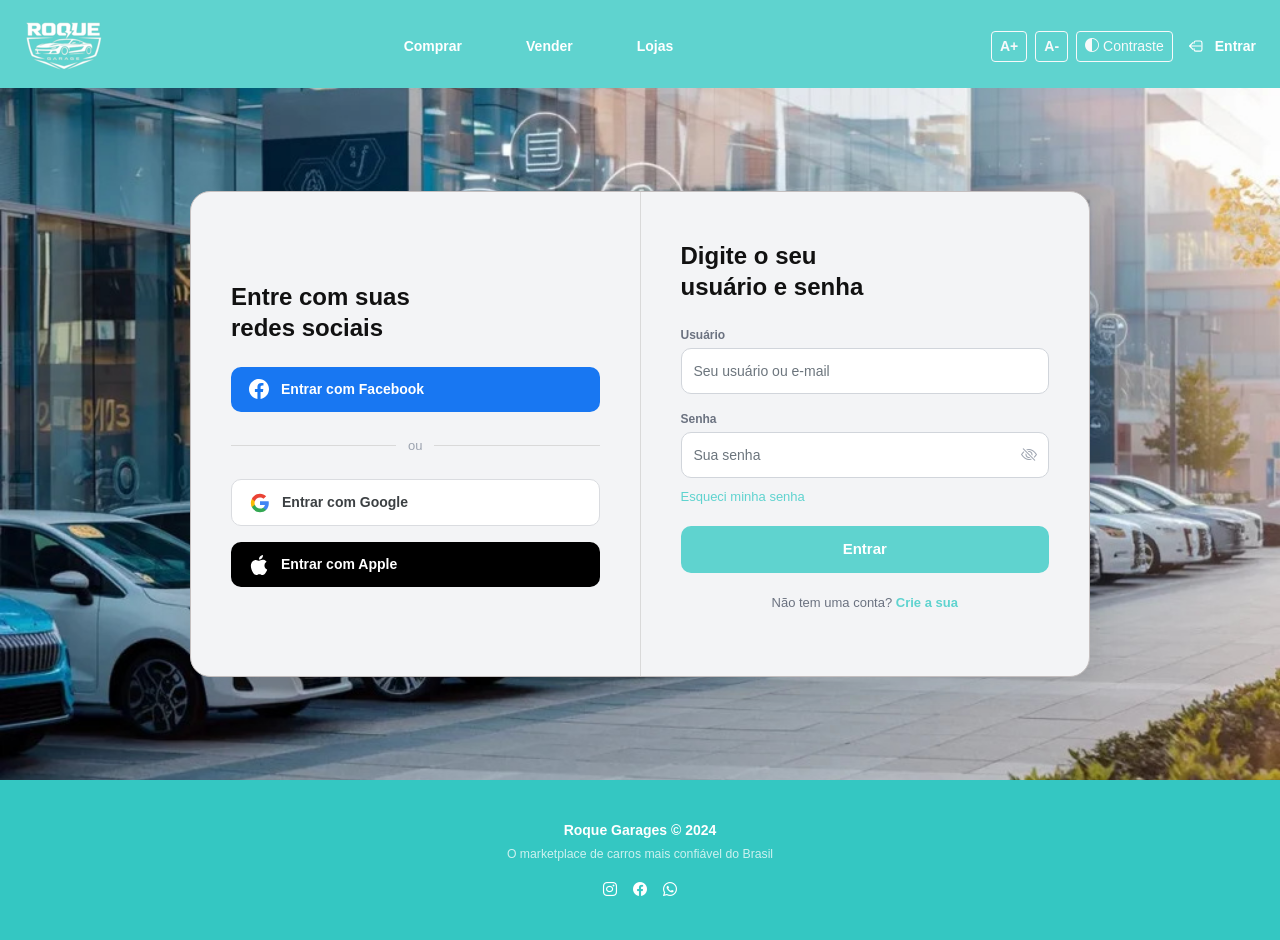
<file: index.html>
<!DOCTYPE html>
<html lang="pt-br">
<head>
  <meta charset="UTF-8">
  <meta name="viewport" content="width=device-width, initial-scale=1.0">
  <title>Login – Roque Garages</title>
  <link rel="stylesheet" href="dist/css/bootstrap.min.css">
  <link rel="stylesheet" href="https://cdn.jsdelivr.net/npm/bootstrap-icons@1.11.3/font/bootstrap-icons.min.css">
  <link rel="stylesheet" href="style.css">
 
</head>
<body class="login-page">

<!--HEADER -->
<header>
  <nav class="navbar navbar-expand-lg py-3" aria-label="Menu principal">
    <div class="container-fluid px-4 align-items-center">

      <!-- LOGO -->
      <a class="navbar-brand me-0" href="index.html">
        <img src="./img/logo.png" alt="Logo Roque Garages" class="img-fluid logo-navbar">
      </a>

      <!-- BOTÃO MOBILE -->
      <button class="navbar-toggler border-0 shadow-none d-lg-none" type="button"
              data-bs-toggle="offcanvas" data-bs-target="#menuMobile" aria-controls="menuMobile" aria-expanded="false"
  aria-label="Abrir menu">
        <span class="navbar-toggler-icon"></span>
      </button>
      
<!-- MENU DESKTOP -->
<div class="d-none d-lg-flex flex-grow-1 justify-content-center">
  <ul class="navbar-nav gap-5">
    <li class="nav-item">
      <a class="nav-link fw-semibold text-white" href=".index.html">Comprar</a>
    </li>
    <li class="nav-item">
      <a class="nav-link fw-semibold text-white" href="cadastro.html">Vender</a>
    </li>
    <li class="nav-item">
      <a class="nav-link fw-semibold text-white" href="cliente.html">Lojas</a>
    </li>
  </ul>
</div>

      <!-- ACESSIBILIDADE -->
      <div class="d-none d-lg-flex align-items-center gap-2 mx-3" role="group" aria-label="Controles de acessibilidade">
        <button id="aumentarFonte" class="btn btn-outline-light btn-sm fw-semibold"
                type="button" aria-label="Aumentar tamanho da fonte">A+</button>
        <button id="diminuirFonte" class="btn btn-outline-light btn-sm fw-semibold"
                type="button" aria-label="Diminuir tamanho da fonte">A-</button>
        <button id="contrasteNavbar" class="btn btn-outline-light btn-sm d-flex align-items-center gap-1"
                type="button" aria-pressed="false" aria-label="Ativar alto contraste">
          <i class="bi bi-circle-half" aria-hidden="true"></i> Contraste
        </button>
      </div>

      <!-- ENTRAR -->
      <div class="d-none d-lg-flex">
        <a href="login.html" class="d-flex align-items-center gap-2 text-decoration-none text-white fw-semibold">
          <svg xmlns="http://www.w3.org/2000/svg" width="18" height="18" fill="currentColor" class="bi bi-box-arrow-right" viewBox="0 0 16 16" aria-hidden="true">
            <path fill-rule="evenodd" d="M6 3a2 2 0 0 0-2 2v1h1V5a1 1 0 0 1 1-1h4a1 1 0 0 1 1 1v6a1 1 0 0 1-1 1H6a1 1 0 0 1-1-1v-1H4v1a2 2 0 0 0 2 2h4a2 2 0 0 0 2-2V5a2 2 0 0 0-2-2H6z"/>
            <path fill-rule="evenodd" d="M.146 8.354a.5.5 0 0 1 0-.708l3-3a.5.5 0 1 1 .708.708L1.707 7.5H10.5a.5.5 0 0 1 0 1H1.707l2.147 2.146a.5.5 0 0 1-.708.708l-3-3z"/>
          </svg>
          <span>Entrar</span>
        </a>
      </div>
    </div>
  </nav>

  <!-- OFFCANVAS MOBILE -->
  <div class="offcanvas offcanvas-end" tabindex="-1" id="menuMobile">
    <div class="offcanvas-header">
      <h5 class="offcanvas-title">Menu</h5>
      <button type="button" class="btn-close shadow-none" data-bs-dismiss="offcanvas" aria-label="Fechar"></button>
    </div>
    <div class="offcanvas-body">
      <ul class="navbar-nav gap-3">
        <li class="nav-item"><a class="nav-link fw-semibold" href="index.html">Comprar</a></li>
        <li class="nav-item"><a class="nav-link fw-semibold" href="cadastro.html">Vender</a></li>
        <li class="nav-item"><a class="nav-link fw-semibold" href="sobre.html">Lojas</a></li>
        <li class="nav-item mt-3 d-flex gap-2" role="group" aria-label="Controles de acessibilidade">
          <button id="aumentarFonteMobile" class="btn btn-outline-secondary btn-sm" aria-label="Aumentar fonte">A+</button>
          <button id="diminuirFonteMobile" class="btn btn-outline-secondary btn-sm" aria-label="Diminuir fonte">A-</button>
          <button id="contrasteMobile" class="btn btn-outline-secondary btn-sm" aria-pressed="false">Contraste</button>
        </li>
      </ul>
    </div>
  </div>
</header>

<!-- ========== CONTEÚDO ========== -->
<main class="login-hero" id="loginForm-region" aria-label="Área de login">

  <div class="login-card" role="region" aria-label="Formulário de acesso">

    <!-- COLUNA ESQUERDA: Redes Sociais -->
    <div class="login-social-col">
      <h2>Entre com suas<br>redes sociais</h2>

      <a href="#" class="btn-social btn-facebook"  aria-label="Entrar com Facebook" role="button">
        <svg width="20" height="20" viewBox="0 0 24 24" fill="white" aria-hidden="true">
          <path d="M24 12.073C24 5.405 18.627 0 12 0S0 5.405 0 12.073C0 18.1 4.388 23.094 10.125 24v-8.437H7.078v-3.49h3.047V9.41c0-3.025 1.792-4.697 4.533-4.697 1.312 0 2.686.235 2.686.235v2.97h-1.514c-1.491 0-1.956.93-1.956 1.886v2.268h3.328l-.532 3.49h-2.796V24C19.612 23.094 24 18.1 24 12.073z"/>
        </svg>
        Entrar com Facebook
      </a>

      <div class="login-divider">ou</div>

      <a href="#" class="btn-social btn-google"  aria-label="Entrar com Google" role="button"
         aria-label="Entrar com Google">
        <svg width="20" height="20" viewBox="0 0 24 24" aria-hidden="true">
          <path fill="#4285F4" d="M22.56 12.25c0-.78-.07-1.53-.2-2.25H12v4.26h5.92c-.26 1.37-1.04 2.53-2.21 3.31v2.77h3.57c2.08-1.92 3.28-4.74 3.28-8.09z"/>
          <path fill="#34A853" d="M12 23c2.97 0 5.46-.98 7.28-2.66l-3.57-2.77c-.98.66-2.23 1.06-3.71 1.06-2.86 0-5.29-1.93-6.16-4.53H2.18v2.84C3.99 20.53 7.7 23 12 23z"/>
          <path fill="#FBBC05" d="M5.84 14.09c-.22-.66-.35-1.36-.35-2.09s.13-1.43.35-2.09V7.07H2.18C1.43 8.55 1 10.22 1 12s.43 3.45 1.18 4.93l2.85-2.22.81-.62z"/>
          <path fill="#EA4335" d="M12 5.38c1.62 0 3.06.56 4.21 1.64l3.15-3.15C17.45 2.09 14.97 1 12 1 7.7 1 3.99 3.47 2.18 7.07l3.66 2.84c.87-2.6 3.3-4.53 6.16-4.53z"/>
        </svg>
        Entrar com Google
      </a>

      <a href="#" class="btn-social btn-apple"  aria-label="Entrar com Apple" role="button"
         aria-label="Entrar com Apple">
        <svg width="20" height="20" viewBox="0 0 24 24" fill="white" aria-hidden="true">
          <path d="M12.152 6.896c-.948 0-2.415-1.078-3.96-1.04-2.04.027-3.91 1.183-4.961 3.014-2.117 3.675-.546 9.103 1.519 12.09 1.013 1.454 2.208 3.09 3.792 3.039 1.52-.065 2.09-.987 3.935-.987 1.831 0 2.35.987 3.96.948 1.637-.026 2.676-1.48 3.676-2.948 1.156-1.688 1.636-3.325 1.662-3.415-.039-.013-3.182-1.221-3.22-4.857-.026-3.04 2.48-4.494 2.597-4.559-1.429-2.09-3.623-2.324-4.39-2.376-2-.156-3.675 1.09-4.61 1.09zM15.53 3.83c.843-1.012 1.4-2.427 1.245-3.83-1.207.052-2.662.805-3.532 1.818-.78.896-1.454 2.338-1.273 3.714 1.338.104 2.715-.688 3.559-1.701"/>
        </svg>
        Entrar com Apple
      </a>
    </div>

    <!-- COLUNA DIREITA: E-mail e Senha -->
    <div class="login-form-col">
      <h2 id="titulo-login">Digite o seu<br>usuário e senha</h2>

      <form
        id="loginForm"
        novalidate
        aria-labelledby="titulo-login"
        aria-describedby="login-descricao">
        <p id="login-descricao" class="visually-hidden">Formulário de login com usuário e senha</p>

        <div class="mb-3">
          <label class="form-label" for="usuario">Usuário</label>
                  <input
                    type="text"
                    id="usuario"
                    class="form-control"
                    placeholder="Seu usuário ou e-mail"
                    autocomplete="username"
                    inputmode="email"
                    required
                    aria-required="true">
                                  
        </div>

        <div class="mb-2">
          <label class="form-label" for="senha">Senha</label>
          <div class="input-pw-wrap">
                <input
                  type="password"
                  id="senha"
                  class="form-control"
                  placeholder="Sua senha"
                  autocomplete="current-password"
                  required
                  aria-required="true">
            <button type="button" class="toggle-pw"
                    aria-label="Mostrar senha" aria-pressed="false"
                    id="toggleSenha">
              <i class="bi bi-eye-slash" aria-hidden="true"></i>
            </button>
          </div>
        </div>

        <a href="#" class="forgot-link">Esqueci minha senha</a>

        <button type="submit" class="btn-entrar">
          Entrar
        </button>

        <p id="erro-login" class="text-danger mt-2 small"
           aria-live="assertive"  aria-atomic="true" role="alert" tabindex="-1"></p>

        <p class="login-register">
          Não tem uma conta? <a href="#">Crie a sua</a>
        </p>
      </form>
    </div>

  </div>

</main>

<footer class="marketplace-login-footer text-center">
  <div class="container">
    <p class="mb-1 fw-semibold">Roque Garages &copy; 2024</p>
    <p class="mb-3 small opacity-75">O marketplace de carros mais confiável do Brasil</p>
    <div class="d-flex justify-content-center gap-3">
      <a href="#" class="text-white" aria-label="Instagram">
        <i class="bi bi-instagram" aria-hidden="true"></i>
      </a>

      <a href="#" class="text-white" aria-label="Facebook">
        <i class="bi bi-facebook" aria-hidden="true"></i>
      </a>

      <a href="#" class="text-white" aria-label="WhatsApp">
        <i class="bi bi-whatsapp" aria-hidden="true"></i>
      </a>
    </div>
  </div>
</footer>

<script src="dist/js/bootstrap.bundle.min.js"></script>
<script src="./javascript/login.js"></script>
<script src="./javascript/acessibilidade.js"></script>
</body>
</html>
</file>
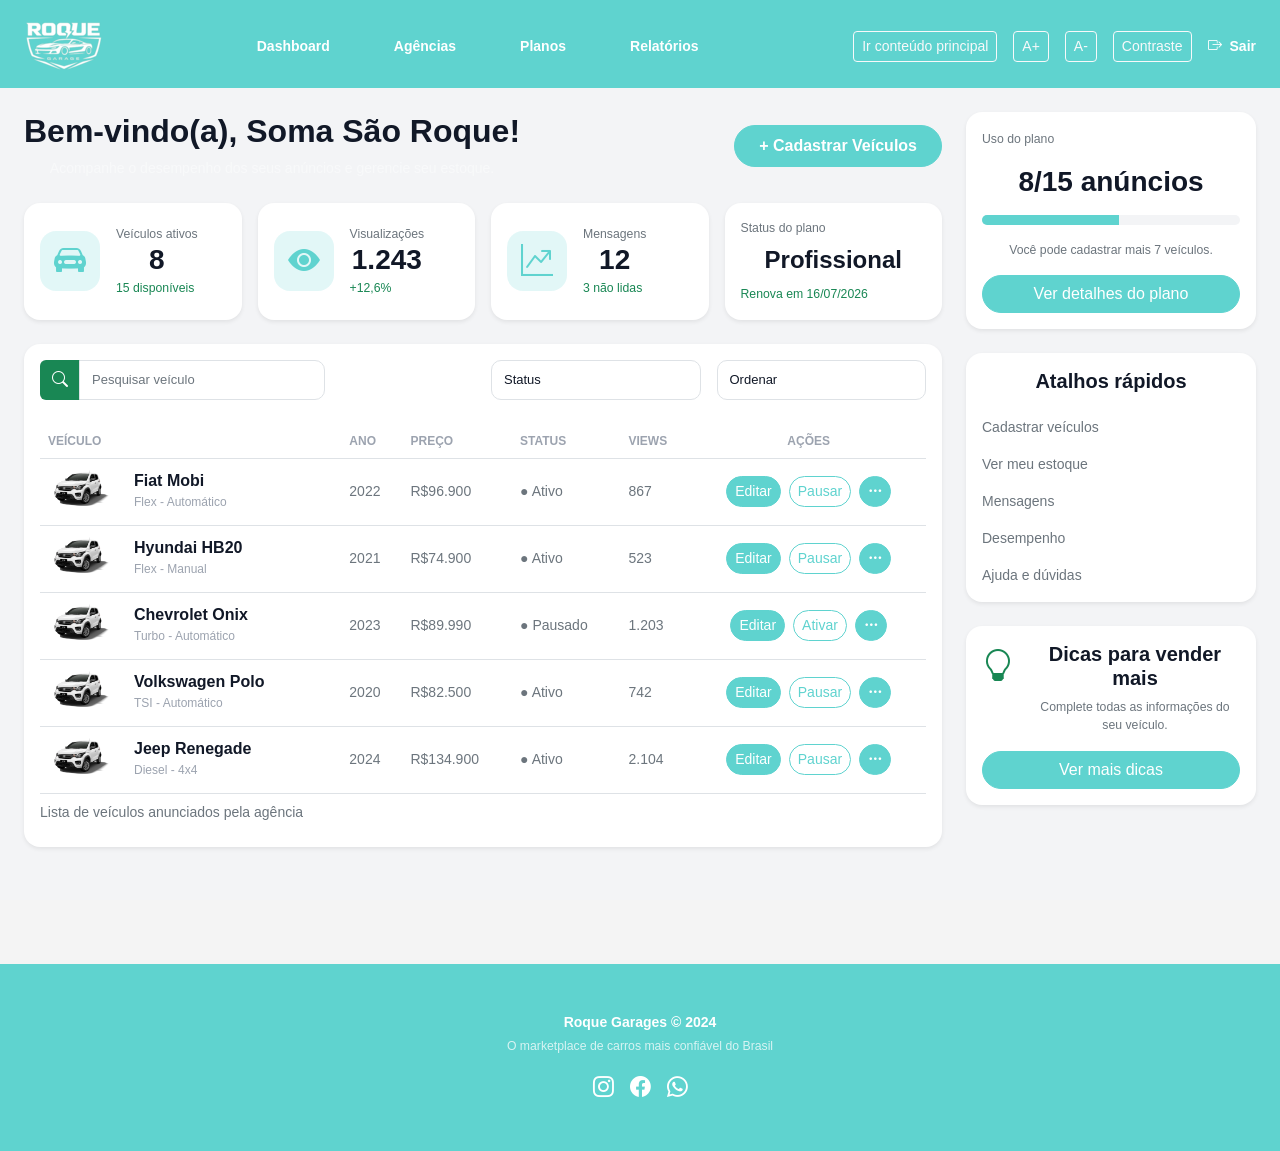
<file: cliente.html>
<!DOCTYPE html>
<html lang="pt-BR">

<head>

  <meta charset="UTF-8">
  <meta name="viewport" content="width=device-width, initial-scale=1.0">

  <link rel="stylesheet" href="dist/css/bootstrap.min.css">
  <link rel="stylesheet" href="https://cdn.jsdelivr.net/npm/bootstrap-icons@1.11.3/font/bootstrap-icons.min.css">
  <link rel="stylesheet" href="style.css">

  <title>Cliente</title>

</head>

<body class="pagina-admin">

<header>

 <nav class="navbar navbar-expand-lg py-3" aria-label="Menu principal">

        <div class="container-fluid px-4 align-items-center">
            
            <!-- LOGO -->
            <a class="navbar-brand me-0" href="./marketplace.html">
                <img
                    src="./img/logo.png"
                    alt="Logo Roque Garages"
                    class="img-fluid logo-navbar"
                >
            </a>

            <!-- BOTÃO MOBILE -->
            <button
                class="navbar-toggler border-0 shadow-none d-lg-none"
                type="button"
                data-bs-toggle="offcanvas"
                data-bs-target="#menuMobile"
                aria-controls="menuMobile"
                aria-label="Abrir menu navegação"
            >
                <span class="navbar-toggler-icon"></span>
            </button>

 <div class="d-none d-lg-flex flex-grow-1 justify-content-center">
   <ul class="navbar-nav gap-5">
    <li class="nav-item" role="menuitem">
      <a class="nav-link fw-semibold text-white" href="cliente.html">Dashboard</a>
    </li>

    <li class="nav-item" role="menuitem">
     <a class="nav-link fw-semibold text-white" href="admin.html">Agências</a>
    </li>

    <li class="nav-item" role="menuitem">
     <a class="nav-link fw-semibold text-white" href="cliente.html">Planos</a>
    </li>
    
    <li class="nav-item" role="menuitem">
      <a class="nav-link fw-semibold text-white" href="cliente.html">Relatórios</a>
    </li>
   </ul>
  </div>

        
<!-- SAIR DESKTOP -->
<div class="d-none d-lg-flex align-items-center gap-3">

    <a
        href="#conteudo"
        class="btn btn-outline-light btn-sm"
        aria-label="Ir para o conteúdo principal"
    >
        Ir conteúdo principal
    </a>

    <button id="aumentarFonte" class="btn btn-outline-light btn-sm" aria-label="Aumentar tamanho da fonte">
        A+
    </button>

    <button id="diminuirFonte" class="btn btn-outline-light btn-sm" aria-label="Diminuir tamanho da fonte">
        A-
    </button>

    <button id="contrasteNavbar" class="btn btn-outline-light btn-sm" aria-label="Ativar modo de contraste">
        Contraste
    </button>

    <a href="./index.html" class="d-flex align-items-center gap-2 text-decoration-none text-white fw-semibold" > <i class="bi bi-box-arrow-right" aria-hidden="true"></i> <span>Sair</span> </a>

</div>

        </div>

    </nav>

    <!-- OFFCANVAS MOBILE -->
<div
    class="offcanvas offcanvas-end"
    tabindex="-1"
    id="menuMobile"
    aria-labelledby="tituloMenuMobile"
>

    <div class="offcanvas-header">

        <h5
            id="tituloMenuMobile"
            class="offcanvas-title"
        >
            Menu
        </h5>

        <button
            type="button"
            class="btn-close shadow-none"
            data-bs-dismiss="offcanvas"
            aria-label="Fechar"
        ></button>

    </div>

        <div class="offcanvas-body">

            <ul class="navbar-nav gap-3">

                <li class="nav-item" role="menuitem">
                    <a class="nav-link fw-semibold" href="#">
                        Meu estoque
                    </a>
                </li>

                <li class="nav-item" role="menuitem">
                    <a class="nav-link fw-semibold" href="#">
                        Mensagens
                    </a>
                </li>

                <li class="nav-item" role="menuitem">
                    <a class="nav-link fw-semibold" href="#">
                        Meu perfil
                    </a>
                </li>

                <li class="nav-item mt-3" role="menuitem">

                    <a
                        href="#"
                        class="d-flex align-items-center gap-2 text-decoration-none fw-semibold"
                    >

                        <svg xmlns="http://www.w3.org/2000/svg" width="18" height="18" fill="currentColor" class="bi bi-box-arrow-right" aria-hidden="true" viewBox="0 0 16 16">
                            <path fill-rule="evenodd" d="M6 3a2 2 0 0 0-2 2v1h1V5a1 1 0 0 1 1-1h4a1 1 0 0 1 1 1v6a1 1 0 0 1-1 1H6a1 1 0 0 1-1-1v-1H4v1a2 2 0 0 0 2 2h4a2 2 0 0 0 2-2V5a2 2 0 0 0-2-2H6z"/>
                            <path fill-rule="evenodd" d="M.146 8.354a.5.5 0 0 1 0-.708l3-3a.5.5 0 1 1 .708.708L1.707 7.5H10.5a.5.5 0 0 1 0 1H1.707l2.147 2.146a.5.5 0 0 1-.708.708l-3-3z"/>
                        </svg>

                        <span>Sair</span>

                    </a>

                </li>

            </ul>

        </div>

    </div>

</header>

<!-- MAIN -->
<main id="conteudo" class="container-fluid py-4 px-4 cliente-dashboard" >

    <div class="row g-4">

        <!-- CONTEÚDO -->
        <section class="col-12 col-xl-9">

            <!-- TOPO -->
            <section class="d-flex flex-column flex-md-row justify-content-between align-items-md-center gap-3 mb-4">

                <article>

<h1 class="fs-2 fw-bold cliente-title mb-2">
    Bem-vindo(a), Soma São Roque!
</h1>
                    <p class="text-light mb-0">
                        Acompanhe o desempenho dos seus anúncios e gerencie seu estoque.
                    </p>

                </article>

                <button class="btn btn-success rounded-pill px-4 py-2 fw-semibold" aria-label="Cadastrar novos veículos">
                    + Cadastrar Veículos
                </button>

            </section>

            <!-- CARDS -->
            <section class="row g-3 mb-4">

                <!-- CARD -->
                <article class="col-12 col-sm-6 col-lg-3">

                    <section class="card border-0 rounded-4 shadow-sm h-100">

                        <div class="card-body d-flex align-items-center gap-3">

<div class="cliente-stat-icon">
    <i class="bi bi-car-front-fill fs-2" aria-hidden="true"></i>
</div>
                            <div>

                                <small class="text-secondary d-block">
                                    Veículos ativos
                                </small>

                                <h2 class="fs-3 fw-bold mb-0">
                                    8
                                </h2>

                                <small class="text-success">
                                    15 disponíveis
                                </small>

                            </div>

                        </div>

                    </section>

                </article>

                <!-- CARD -->
                <article class="col-12 col-sm-6 col-lg-3">

                    <section class="card border-0 rounded-4 shadow-sm h-100">

                        <div class="card-body d-flex align-items-center gap-3">

<div class="cliente-stat-icon">
    <i class="bi bi-eye-fill fs-2"></i>
</div>
                            <div>

                                <small class="text-secondary d-block">
                                    Visualizações
                                </small>

                                <h2 class="fs-3 fw-bold mb-0">
                                    1.243
                                </h2>

                                <small class="text-success">
                                    +12,6%
                                </small>

                            </div>

                        </div>

                    </section>

                </article>

                <!-- CARD -->
                <article class="col-12 col-sm-6 col-lg-3">

                    <section class="card border-0 rounded-4 shadow-sm h-100">

                        <div class="card-body d-flex align-items-center gap-3">

<div class="cliente-stat-icon">
    <i class="bi bi-graph-up-arrow fs-2" aria-hidden="true"></i>
</div>
                            <div>

                                <small class="text-secondary d-block">
                                    Mensagens
                                </small>

                                <h2 class="fs-3 fw-bold mb-0">
                                    12
                                </h2>

                                <small class="text-success">
                                    3 não lidas
                                </small>

                            </div>

                        </div>

                    </section>

                </article>

                <!-- CARD -->
                <article class="col-12 col-sm-6 col-lg-3">

                    <section class="card border-0 rounded-4 shadow-sm h-100">

                        <div class="card-body">

                            <small class="text-secondary d-block mb-2">
                                Status do plano
                            </small>

                            <h2 class="fs-4 fw-bold">
                                Profissional
                            </h2>

                            <small class="text-success">
                                Renova em 16/07/2026
                            </small>

                        </div>

                    </section>

                </article>

            </section>

            <!-- TABELA -->
            <section class="card border-0 rounded-4 shadow-sm">

                <div class="card-body">

                    <!-- FILTROS -->
                    <section class="row g-3 align-items-center mb-4">

                        <article class="col-12 col-md-4">

                            <div class="input-group">

                                <span class="input-group-text border-0 bg-success text-white">
                                    <i class="bi bi-search" aria-hidden="true"></i>
                                </span>
<label for="pesquisaVeiculo" class="visually-hidden">
    Pesquisar veículo
</label>

<input
    id="pesquisaVeiculo"
    type="search"
    class="form-control"
    placeholder="Pesquisar veículo"
>

                            </div>

                        </article>

                        <article class="col-6 col-md-3 ms-md-auto">

<label for="statusFiltro" class="visually-hidden">
    Filtrar por status
</label>

<select
    id="statusFiltro"
    class="form-select"
>

        <option selected disabled>
            Status
        </option>

        <option>
            Ativos
        </option>

        <option>
            Inativos
        </option>

        <option>
            Não categorizados
        </option>

    </select>

</article>

<article class="col-6 col-md-3">

<label for="ordenacao" class="visually-hidden">
    Ordenar veículos
</label>

<select
    id="ordenacao"
    class="form-select"
>

        <option selected disabled>
            Ordenar
        </option>

        <option>
            Mais recente
        </option>

        <option>
            Mais antigo
        </option>

        <option>
            Mais caro
        </option>

        <option>
            Mais barato
        </option>

        <option>
            Mais visualizados
        </option>

    </select>

</article>

                    </section>

                    <!-- TABELA -->
                    <div class="table-responsive">

                        <table class="table align-middle">
                                <caption>
        Lista de veículos anunciados pela agência
    </caption>

                            <thead>

                                <tr>

                                    <th>VEÍCULO</th>
                                    <th>ANO</th>
                                    <th>PREÇO</th>
                                    <th>STATUS</th>
                                    <th>VIEWS</th>
                                    <th class="text-center">AÇÕES</th>

                                </tr>

                            </thead>

                           <tbody>

    <!-- ITEM 1 -->
    <tr>

        <td>

            <div class="d-flex align-items-center gap-3">

                <img
                    src="./img/fiat-mobi.png"
                    alt="Fiat Mobi"
                    class="cliente-car-image rounded-3 object-fit-cover"
                >

                <div>

                    <h3 class="fs-6 fw-bold mb-0 cliente-car-title">
                        Fiat Mobi
                    </h3>

                    <small class="cliente-car-subtitle">
                        Flex - Automático
                    </small>

                </div>

            </div>

        </td>

        <td>2022</td>

        <td>R$96.900</td>

        <td class="status-active">
             <span aria-hidden="true">●</span>
            Ativo
        </td>

        <td>867</td>

        <td>

            <div class="d-flex justify-content-center gap-2 flex-wrap">

                <button class="btn btn-success btn-sm rounded-pill"  aria-label="Editar anúncio do Fiat Mobi">
                    Editar
                </button>

                <button class="btn btn-outline-success btn-sm rounded-pill" aria-label="Pausar anúncio do Fiat Mobi">
                    Pausar
                </button>

                <button class="btn btn-success btn-sm rounded-pill" aria-label="Mais opções para o Fiat Mobi">
                    <i class="bi bi-three-dots" aria-hidden="true"></i>
                </button>

            </div>

        </td>

    </tr>

    <!-- ITEM 2 -->
    <tr>

        <td>

            <div class="d-flex align-items-center gap-3">

                <img
                    src="./img/fiat-mobi.png"
                    alt="Hyundai HB20"
                    class="cliente-car-image rounded-3 object-fit-cover"
                >

                <div>

                    <h3 class="fs-6 fw-bold mb-0 cliente-car-title">
                        Hyundai HB20
                    </h3>

                    <small class="cliente-car-subtitle">
                        Flex - Manual
                    </small>

                </div>

            </div>

        </td>

        <td>2021</td>

        <td>R$74.900</td>

        <td class="status-active">
               <span aria-hidden="true">●</span>
    Ativo
        </td>

        <td>523</td>

        <td>

            <div class="d-flex justify-content-center gap-2 flex-wrap">

                <button class="btn btn-success btn-sm rounded-pill"     aria-label="Editar anúncio do Hyundai HB20">
                    Editar
                </button>

                <button class="btn btn-outline-success btn-sm rounded-pill" aria-label="Pausar anúncio do Hyundai HB20">
                    Pausar
                </button>

                <button class="btn btn-success btn-sm rounded-pill"  aria-label="Mais opções para Fiat Mobi">
                    <i class="bi bi-three-dots" aria-hidden="true"></i>
                </button>

            </div>

        </td>

    </tr>

    <!-- ITEM 3 -->
    <tr>

        <td>

            <div class="d-flex align-items-center gap-3">

                <img
                    src="./img/fiat-mobi.png"
                    alt="Chevrolet Onix"
                    class="cliente-car-image rounded-3 object-fit-cover"
                >

                <div>

                    <h3 class="fs-6 fw-bold mb-0 cliente-car-title">
                        Chevrolet Onix
                    </h3>

                    <small class="cliente-car-subtitle">
                        Turbo - Automático
                    </small>

                </div>

            </div>

        </td>

        <td>2023</td>

        <td>R$89.990</td>

        <td class="status-paused">
            ● Pausado
        </td>

        <td>1.203</td>

        <td>

            <div class="d-flex justify-content-center gap-2 flex-wrap">

                <button class="btn btn-success btn-sm rounded-pill"     aria-label="Editar anúncio do Chevrolet Onix">
                    Editar
                </button>

                <button class="btn btn-outline-success btn-sm rounded-pill" aria-label="Ativar anúncio do Chevrolet Onix">
                    Ativar
                </button>

                <button class="btn btn-success btn-sm rounded-pill" aria-label="Mais opções para o Chevrolet Onix">
                    <i class="bi bi-three-dots" aria-hidden="true"></i>
                </button>

            </div>

        </td>

    </tr>

    <!-- ITEM 4 -->
    <tr>

        <td>

            <div class="d-flex align-items-center gap-3">

                <img
                    src="./img/fiat-mobi.png"
                    alt="Volkswagen Polo"
                    class="cliente-car-image rounded-3 object-fit-cover"
                >

                <div>

                    <h3 class="fs-6 fw-bold mb-0 cliente-car-title">
                        Volkswagen Polo
                    </h3>

                    <small class="cliente-car-subtitle">
                        TSI - Automático
                    </small>

                </div>

            </div>

        </td>

        <td>2020</td>

        <td>R$82.500</td>

        <td class="status-active">
               <span aria-hidden="true">●</span>
    Ativo
        </td>

        <td>742</td>

        <td>

            <div class="d-flex justify-content-center gap-2 flex-wrap">

                <button class="btn btn-success btn-sm rounded-pill" aria-label="Editar anúncio do Volkswagen Polo">
                    Editar
                </button>

                <button class="btn btn-outline-success btn-sm rounded-pill" aria-label="Pausar anúncio do Volkswagen Polo">
                    Pausar
                </button>

                <button class="btn btn-success btn-sm rounded-pill" aria-label="Mais opções para o Volkswagen Polo">
                    <i class="bi bi-three-dots"></i>
                </button>

            </div>

        </td>

    </tr>

    <!-- ITEM 5 -->
    <tr>

        <td>

            <div class="d-flex align-items-center gap-3">

                <img
                    src="./img/fiat-mobi.png"
                    alt="Jeep Renegade"
                    class="cliente-car-image rounded-3 object-fit-cover"
                >

                <div>

                    <h3 class="fs-6 fw-bold mb-0 cliente-car-title">
                        Jeep Renegade
                    </h3>

                    <small class="cliente-car-subtitle">
                        Diesel - 4x4
                    </small>

                </div>

            </div>

        </td>

        <td>2024</td>

        <td>R$134.900</td>

        <td class="status-active">
                <span aria-hidden="true">●</span>
    Ativo
        </td>

        <td>2.104</td>

        <td>

            <div class="d-flex justify-content-center gap-2 flex-wrap">

                <button class="btn btn-success btn-sm rounded-pill" aria-label="Editar anúncio do Jeep Renegade">
                    Editar
                </button>

                <button class="btn btn-outline-success btn-sm rounded-pill" aria-label="Pausar anúncio do Jeep Renegade">
                    Pausar
                </button>

                <button class="btn btn-success btn-sm rounded-pill" aria-label="Mais opções para o Jeep Renegade">
                    <i class="bi bi-three-dots" aria-hidden="true"></i>
                </button>

            </div>

        </td>

    </tr>

</tbody>

                        </table>

                    </div>

                </div>

            </section>

        </section>

        <!-- SIDEBAR -->
        <aside class="col-12 col-xl-3">

            <div class="d-flex flex-column gap-4">

                <!-- USO DO PLANO -->
                <section class="card border-0 rounded-4 shadow-sm">

                    <div class="card-body">

                        <small class="text-secondary">
                            Uso do plano
                        </small>

                        <h2 class="fs-3 fw-bold my-3">
                            8/15 anúncios
                        </h2>

                        <div class="progress mb-3">

<div class="progress-bar cliente-progress-bar"></div>

                        </div>

                        <p class="small text-secondary">
                            Você pode cadastrar mais 7 veículos.
                        </p>

                        <button class="btn btn-success rounded-pill w-100" aria-label="Ver detalhes do plano">
                            Ver detalhes do plano
                        </button>

                    </div>

                </section>

                <!-- ATALHOS -->
                <nav class="card border-0 rounded-4 shadow-sm">

                    <div class="card-body">

                        <h2 class="fs-5 fw-bold mb-4">
                            Atalhos rápidos
                        </h2>

                        <ul class="list-unstyled d-flex flex-column gap-3 mb-0">

                            <li>
                                <a href="#" class="text-decoration-none text-secondary">
                                    Cadastrar veículos
                                </a>
                            </li>

                            <li>
                                <a href="#" class="text-decoration-none text-secondary">
                                    Ver meu estoque
                                </a>
                            </li>

                            <li>
                                <a href="#" class="text-decoration-none text-secondary">
                                    Mensagens
                                </a>
                            </li>

                            <li>
                                <a href="#" class="text-decoration-none text-secondary">
                                    Desempenho
                                </a>
                            </li>

                            <li>
                                <a href="#" class="text-decoration-none text-secondary">
                                    Ajuda e dúvidas
                                </a>
                            </li>

                        </ul>

                    </div>

                </nav>

                <!-- DICAS -->
                <section class="card border-0 rounded-4 shadow-sm">

                    <div class="card-body">

                        <div class="d-flex align-items-start gap-3 mb-3">

                            <i class="bi bi-lightbulb text-success fs-2" aria-hidden="true"></i>

                            <div>

                                <h2 class="fs-5 fw-bold">
                                    Dicas para vender mais
                                </h2>

                                <p class="small text-secondary mb-0">
                                    Complete todas as informações do seu veículo.
                                </p>

                            </div>

                        </div>

                        <button class="btn btn-success rounded-pill w-100" aria-label="Ver mais dicas">
                            Ver mais dicas
                        </button>

                    </div>

                </section>

            </div>

        </aside>

    </div>

</main>

<footer class="marketplace-footer text-center">
  <div class="container">
    <p class="mb-1 fw-semibold">Roque Garages &copy; 2024</p>
    <p class="mb-3 small opacity-75">O marketplace de carros mais confiável do Brasil</p>
<div class="d-flex justify-content-center gap-3">

    <a
        href="https://www.instagram.com/"
        target="_blank"
        rel="noopener noreferrer"
        aria-label="Instagram da Roque Garages"
        class="text-decoration-none text-reset"
    >
        <i
            class="bi bi-instagram"
            aria-hidden="true"
        ></i>
    </a>

    <a
        href="https://www.facebook.com/"
        target="_blank"
        rel="noopener noreferrer"
        aria-label="Facebook da Roque Garages"
        class="text-decoration-none text-reset"
    >
        <i
            class="bi bi-facebook"
            aria-hidden="true"
        ></i>
    </a>

    <a
        href="https://wa.me/5511999999999"
        target="_blank"
        rel="noopener noreferrer"
        aria-label="WhatsApp da Roque Garages"
        class="text-decoration-none text-reset"
    >
        <i
            class="bi bi-whatsapp"
            aria-hidden="true"
        ></i>
    </a>

</div>
  </div>
</footer>

<script src="dist/js/bootstrap.bundle.min.js"></script>
<script src="./javascript/admin.js"></script>
<script src="./javascript/acessibilidade.js"></script>
</body>

</html>
</file>
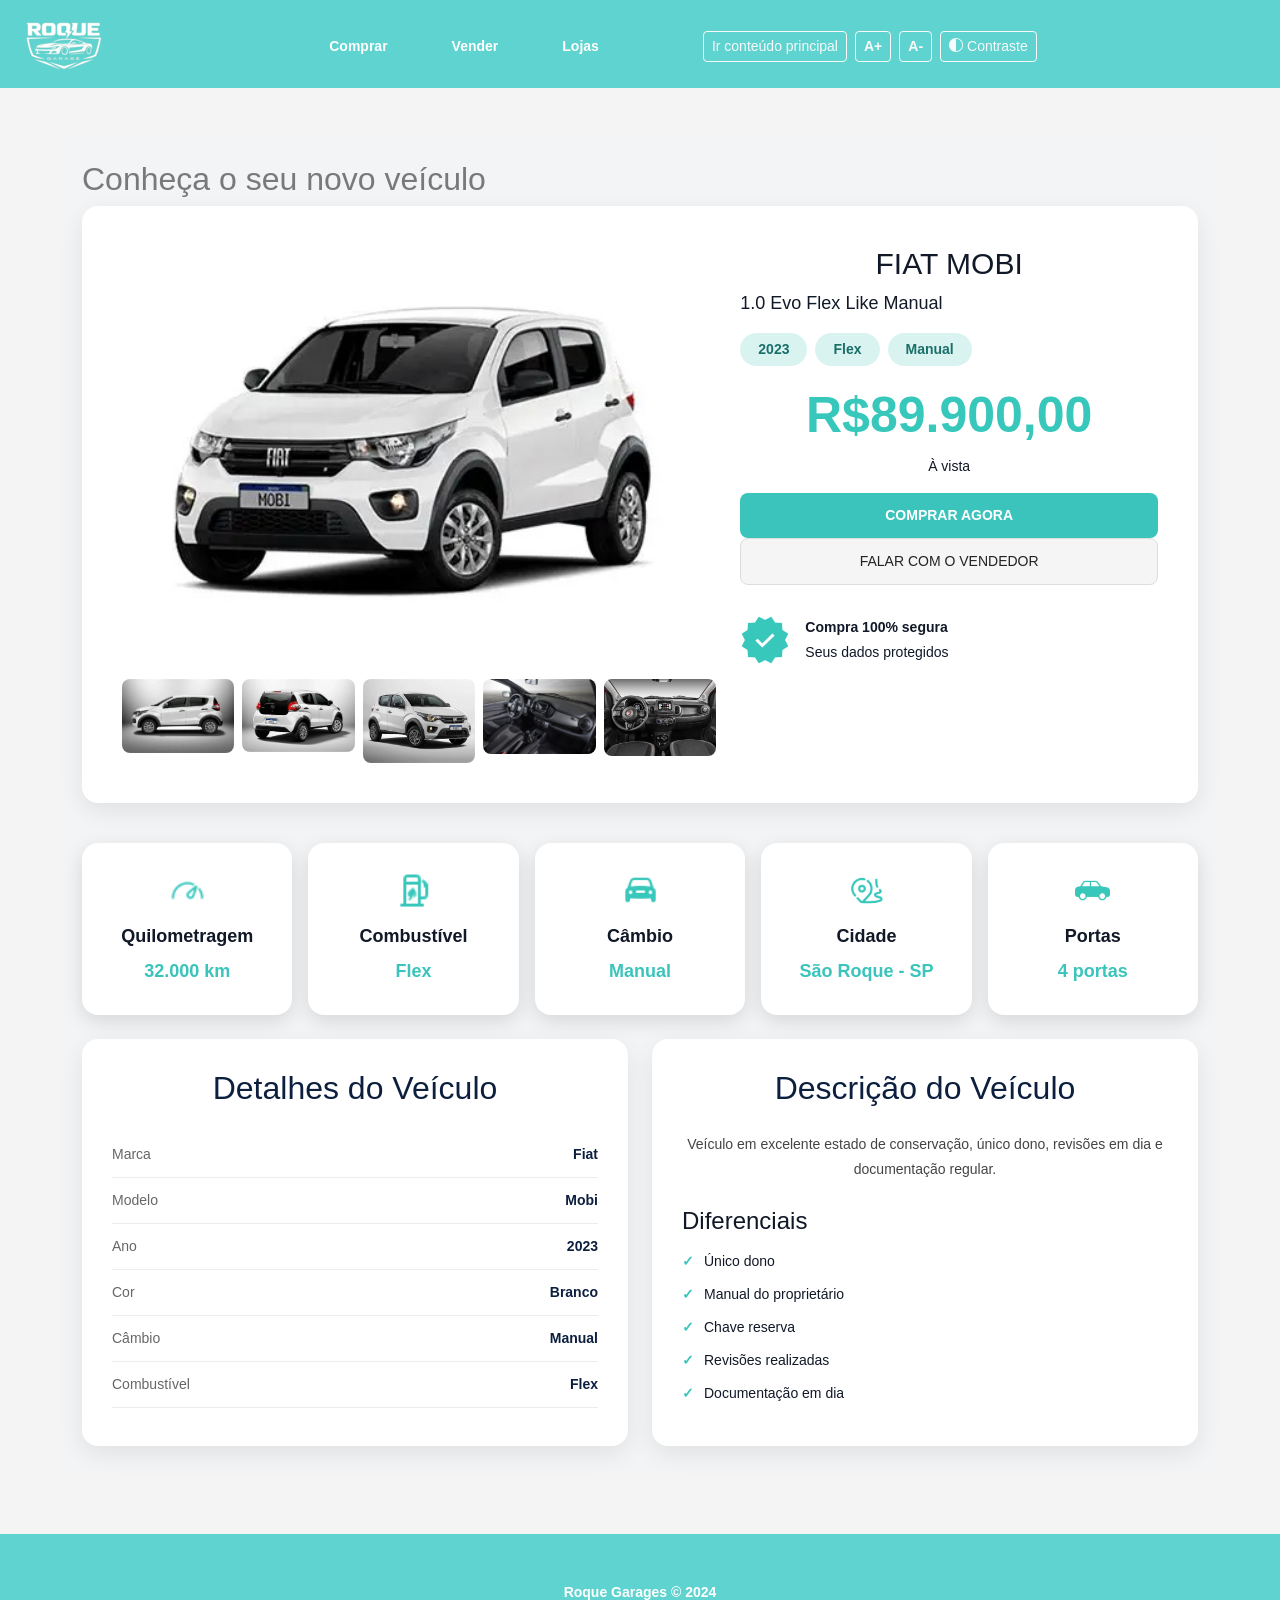
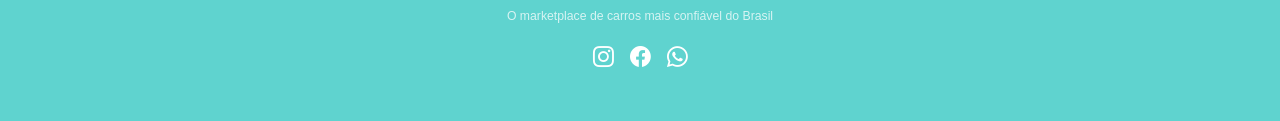
<file: detalhe.html>
<!DOCTYPE html>
<html lang="pt-br">
<head>
    <meta charset="UTF-8">
    <meta name="viewport" content="width=device-width, initial-scale=1.0">

    <title>Detalhes do Veículo</title>
    <link rel="stylesheet" href="dist/css/bootstrap.min.css">
    <link rel="stylesheet" href="https://cdn.jsdelivr.net/npm/bootstrap-icons@1.11.3/font/bootstrap-icons.min.css">
    <link rel="stylesheet" href="style.css">
    <script src="detalhe.js" defer></script>
</head>

<body>

    <div
    id="modalImagem"
    class="modal-imagem"
    role="dialog"
    aria-modal="true"
    aria-label="Visualização ampliada da imagem">

<button
    class="fechar-modal"
    aria-label="Fechar visualização">
    &times;
</button>

<button
    class="seta seta-esquerda"
    aria-label="Imagem anterior">
    &#10094;
</button>

    <img
    id="imagemModal"
    class="imagem-modal"
    alt="Imagem ampliada do veículo">

<button
    class="seta seta-direita"
    aria-label="Próxima imagem">
    &#10095;
</button>

</div>

   <header>
    <nav class="navbar navbar-expand-lg py-3"  aria-label="Menu principal">

        <div class="container-fluid px-4 align-items-center">

            <!-- LOGO -->
            <a class="navbar-brand me-0" href="index.html">
                <img
                    src="./img/logo.png"
                    alt="Logo Roque Garages"
                    class="img-fluid logo-navbar"
                >
            </a>

            <!-- BOTÃO MOBILE -->
            <button
                class="navbar-toggler border-0 shadow-none d-lg-none"
                type="button"
                data-bs-toggle="offcanvas"
                data-bs-target="#menuMobile"
                aria-controls="menuMobile"
            >
                <span class="navbar-toggler-icon"></span>
            </button>

<div class="d-none d-lg-flex flex-grow-1 justify-content-center">
  <ul class="navbar-nav gap-5">
    <li class="nav-item">
      <a class="nav-link fw-semibold text-white" href="./marketplace.html">Comprar</a>
    </li>
    <li class="nav-item">
      <a class="nav-link fw-semibold text-white" href="cadastro.html">Vender</a>
    </li>
    <li class="nav-item">
      <a class="nav-link fw-semibold text-white" href="./sobre.html">Lojas</a>
    </li>
  </ul>

<!-- ACESSIBILIDADE -->
<div class="d-none d-lg-flex align-items-center gap-2 ms-5 ps-5" role="group" aria-label="Controles de acessibilidade">
  <!-- ===== PULAR PARA CONTEÚDO PRINCIPAL (acessibilidade) ===== -->
    <a
        href="#conteudo"
        class="btn btn-outline-light btn-sm"
        aria-label="Ir para o conteúdo principal"
    >
        Ir conteúdo principal
    </a>
  <button id="aumentarFonte" class="btn btn-outline-light btn-sm fw-semibold"
          type="button" aria-label="Aumentar tamanho da fonte">A+</button>
  <button id="diminuirFonte" class="btn btn-outline-light btn-sm fw-semibold"
          type="button" aria-label="Diminuir tamanho da fonte">A-</button>
  <button id="contrasteNavbar" class="btn btn-outline-light btn-sm d-flex align-items-center gap-1"
          type="button" aria-pressed="false" aria-label="Ativar alto contraste">
    <i class="bi bi-circle-half" aria-hidden="true"></i> Contraste
  </button>
</div>

        </div>

    </div>
    </nav>  
</header>

<main id="conteudo" class="container my-5">
    <h2 class="subtitulo">
        Conheça o seu novo veículo
    </h2>

    <section class="card-veiculo">

        <div class="row">

            <!-- GALERIA -->
             <h2 id="galeria-veiculo" class="visually-hidden">
             Galeria de imagens do veículo
                </h2>
           <section class="col-lg-7" aria-labelledby="galeria-veiculo">
            
                <div class="zoom-container">
                <img
                    src="img/mobi1.jpg"
                    class="foto-principal"
                    alt="Fiat Mobi">
                    </div>

                <div class="row g-2 mt-2">

                    <div class="col">
                        <img src="img/mobi2.jpg" class="miniatura" alt="Fiat Mobi - lateral">
                    </div>

                    <div class="col">
                        <img src="img/mobi3.jpg" class="miniatura" alt="Fiat Mobi - interior">
                    </div>

                    <div class="col">
                        <img src="img/mobi4.jpg" class="miniatura" alt="Fiat Mobi - traseira">
                    </div>

                    <div class="col">
                        <img src="img/interna.jpg" class="miniatura" alt="Fiat Mobi - interno">
                    </div>

                    <div class="col">
                        <img src="img/interna2.jpg" class="miniatura" alt="Fiat Mobi - interno 2">
                    </div>

                </div>

            </section>

            <!-- INFORMAÇÕES -->
            <article class="col-lg-5">

                <h1 class="nome-veiculo">
                FIAT MOBI
                </h1>

                <p class="versao">
                    1.0 Evo Flex Like Manual
                </p>

                <div class="d-flex gap-2 mb-4">

                    <span class="tag">2023</span>
                    <span class="tag">Flex</span>
                    <span class="tag">Manual</span>

                </div>

                <p class="preco">
                R$89.900,00
                </p>

                <p class="avista">
                    À vista
                </p>

                <button class="btn-comprar">
                    COMPRAR AGORA
                </button>

                <button class="btn-vendedor">
                    FALAR COM O VENDEDOR
                </button>

                <div class="seguro">
                <img src="icons/icons8-verificado-50.png" alt="icone-verificado">

                <div class="texto-seguro">
                    <strong>Compra 100% segura</strong>
                    <span>Seus dados protegidos</span>
                </div>
</div>

            </article>
        </div> 
        </section>


    <!-- CARACTERÍSTICAS -->

    <section
    class="row mt-4 g-3"
    aria-labelledby="caracteristicas-veiculo">

    <h2
    id="caracteristicas-veiculo"
    class="visually-hidden">
    Características do veículo
    </h2>

        <div class="col-md">
            <div class="info-box">
                <img src="\icons\icons8-velocímetro-24.png" class="icone" alt="ícone velocímetro">
                <strong>Quilometragem</strong>
                <span>32.000 km</span>
            </div>
        </div>

        <div class="col-md">
            <div class="info-box">
                <img src="icons/icons8-combustível-24.png" class="icone" alt="ícone Combustível">
                <strong>Combustível</strong>
                <span>Flex</span>
            </div>
        </div>

        <div class="col-md">
            <div class="info-box">
                <img src="icons/icons8-carro-30.png" class="icone" alt="ícone carro">
                <strong>Câmbio</strong>
                <span>Manual</span>
            </div>
        </div>

        <div class="col-md">
            <div class="info-box">
                <img src="icons/icons8-localização-48.png" class="icone" alt="ícone carro">
                <strong>Cidade</strong>
                <span>São Roque - SP</span>
            </div>
        </div>

        <div class="col-md">
            <div class="info-box">
            <img src="icons/icons8-sedan-50.png" class="icone" alt="ícone lateral carro">
            <strong>Portas</strong>
            <span>4 portas</span>
            </div>
        </div>

    </section>

    <!-- DETALHES -->

   <div class="row mt-4">

    <!-- DETALHES -->
    <div class="col-lg-6">
        <div class="card-detalhes">

            <h2>Detalhes do Veículo</h2>

            <div class="detalhe-item">
                <span class="label">Marca</span>
                <span class="valor">Fiat</span>
            </div>

            <div class="detalhe-item">
                <span class="label">Modelo</span>
                <span class="valor">Mobi</span>
            </div>

            <div class="detalhe-item">
                <span class="label">Ano</span>
                <span class="valor">2023</span>
            </div>

            <div class="detalhe-item">
                <span class="label">Cor</span>
                <span class="valor">Branco</span>
            </div>

            <div class="detalhe-item">
                <span class="label">Câmbio</span>
                <span class="valor">Manual</span>
            </div>

            <div class="detalhe-item">
                <span class="label">Combustível</span>
                <span class="valor">Flex</span>
            </div>

        </div>
    </div>

    <!-- DESCRIÇÃO -->
    <div class="col-lg-6">
        <section class="card-descricao">

            <h2>Descrição do Veículo</h2>

            <p>
                Veículo em excelente estado de conservação, único dono,
                revisões em dia e documentação regular.
            </p>

            <h3>Diferenciais</h3>

            <ul class="diferenciais">
                <li>Único dono</li>
                <li>Manual do proprietário</li>
                <li>Chave reserva</li>
                <li>Revisões realizadas</li>
                <li>Documentação em dia</li>
            </ul>

        </section>
    </div>

</div>
</main>

<!-- ========== FOOTER ========== -->
<footer class="marketplace-footer text-center">
  <div class="container">
    <p class="mb-1 fw-semibold">Roque Garages &copy; 2024</p>
    <p class="mb-3 small opacity-75">O marketplace de carros mais confiável do Brasil</p>
    <div class="d-flex justify-content-center gap-3">
               <a href="#" class="text-white" aria-label="Instagram">
        <i class="bi bi-instagram" aria-hidden="true"></i>
      </a>

      <a href="#" class="text-white" aria-label="Facebook">
        <i class="bi bi-facebook" aria-hidden="true"></i>
      </a>

      <a href="#" class="text-white" aria-label="WhatsApp">
        <i class="bi bi-whatsapp" aria-hidden="true"></i>
      </a>
    </div>
  </div>
</footer>

    <script src="dist/js/bootstrap.bundle.min.js"></script>
    <script src="./javascript/acessibilidade.js"></script>
</body>
</html>
</file>
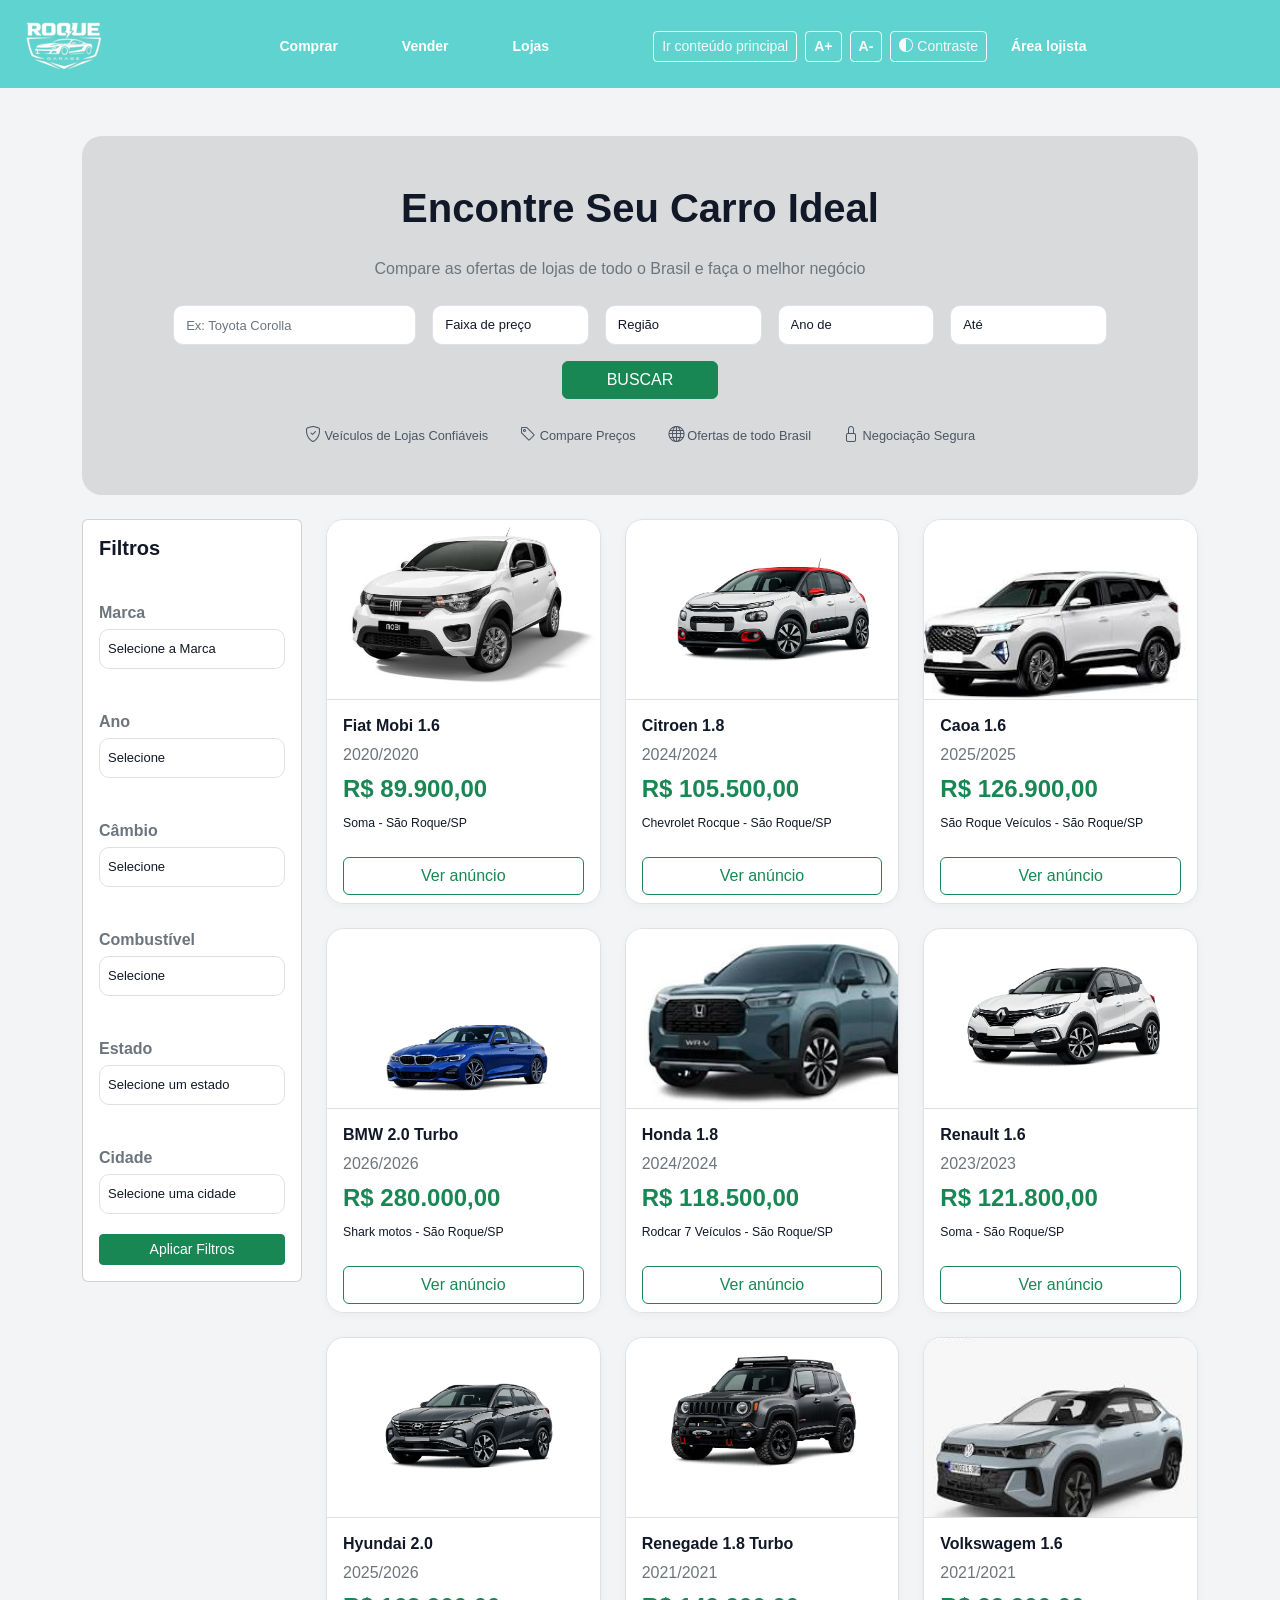
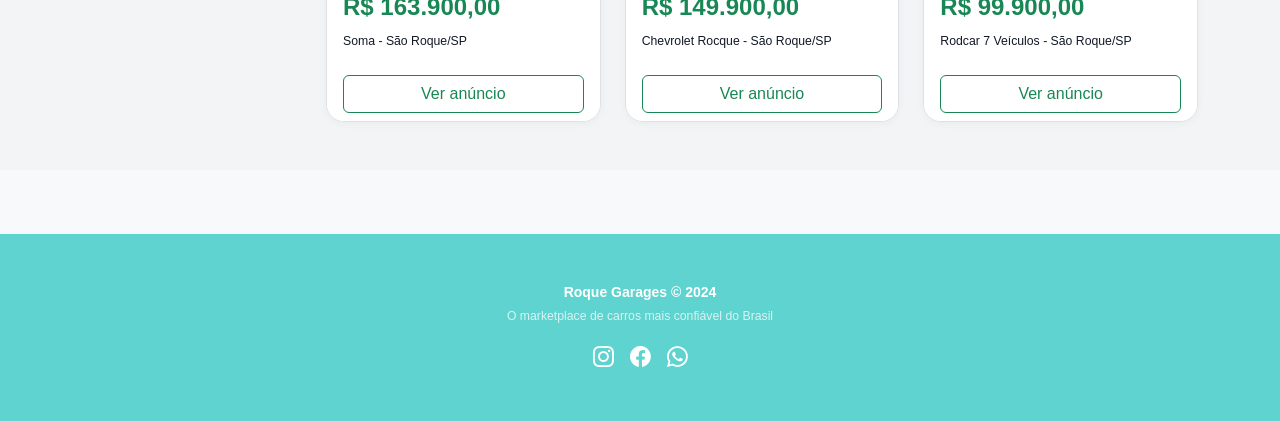
<file: marketplace.html>
<!DOCTYPE html>
<html lang="pt-BR">
<head>
  <meta charset="UTF-8">
  <meta name="viewport" content="width=device-width, initial-scale=1.0">
  <link rel="stylesheet" href="dist/css/bootstrap.min.css">
  <link rel="stylesheet" href="https://cdn.jsdelivr.net/npm/bootstrap-icons@1.11.3/font/bootstrap-icons.min.css">
  <link rel="stylesheet" href="style.css">
  <title>Comprar Veículos – Roque Garage</title>
</head>
<body class="marketplace-page">



<!--  HEADER -->
<header>
  <nav class="navbar navbar-expand-lg py-3" aria-label="Menu principal">
    <div class="container-fluid px-4 align-items-center">

      <!-- LOGO -->
      <a class="navbar-brand me-0" href="login.html">
        <img src="./img/logo.png" alt="Logo Roque Garages" class="img-fluid logo-navbar">
      </a>

      <!-- BOTÃO MOBILE -->
      <button class="navbar-toggler border-0 shadow-none d-lg-none" type="button"
              data-bs-toggle="offcanvas"
              data-bs-target="#menuMobile"
              aria-controls="menuMobile">
        <span class="navbar-toggler-icon"></span>
      </button>

<!-- MENU DESKTOP -->
<div class="d-none d-lg-flex flex-grow-1 justify-content-center">
  <ul class="navbar-nav gap-5">
    <li class="nav-item">
      <a class="nav-link fw-semibold text-white" href="index.html">Comprar</a>
    </li>
    <li class="nav-item">
      <a class="nav-link fw-semibold text-white" href="cadastro.html">Vender</a>
    </li>
    <li class="nav-item">
      <a class="nav-link fw-semibold text-white" href="cliente.html">Lojas</a>
    </li>
  </ul>

<!-- ACESSIBILIDADE -->
<div class="d-none d-lg-flex align-items-center gap-2 ms-5 ps-5" role="group" aria-label="Controles de acessibilidade">
  <!-- ===== PULAR PARA CONTEÚDO PRINCIPAL (acessibilidade) ===== -->
    <a
        href="#conteudo-principal"
        class="btn btn-outline-light btn-sm"
        aria-label="Ir para o conteúdo principal"
    >
        Ir conteúdo principal
    </a>
  <button id="aumentarFonte" class="btn btn-outline-light btn-sm fw-semibold"
          type="button" aria-label="Aumentar tamanho da fonte">A+</button>
  <button id="diminuirFonte" class="btn btn-outline-light btn-sm fw-semibold"
          type="button" aria-label="Diminuir tamanho da fonte">A-</button>
  <button id="contrasteNavbar" class="btn btn-outline-light btn-sm d-flex align-items-center gap-1"
          type="button" aria-pressed="false" aria-label="Ativar alto contraste">
    <i class="bi bi-circle-half" aria-hidden="true"></i> Contraste
  </button>
</div>

      <a href="./cliente.html" class="d-flex align-items-center text-white gap-2 text-decoration-none fw-semibold ms-4">
         <span>Área lojista</span>
      </a>
    </div>
  </div>
</div>
</header>


<main id="#conteudo">
<!-- ========== HERO / BUSCA ========== -->
<section class="container my-4" id="conteudo-principal" aria-label="Busca de veículos">
  <div class="hero-box text-center">
    <h1 class="fw-bold mb-2">Encontre Seu Carro Ideal</h1>
    <p class="text-muted mb-4 text-center">Compare as ofertas de lojas de todo o Brasil e faça o melhor negócio</p>

    <div class="row g-3 justify-content-center">
      <div class="col-lg-3">
        <label for="marca" class="visually-hidden">Marca ou modelo</label>
        <input type="text" id="marca" class="form-control" placeholder="Ex: Toyota Corolla" aria-label="Marca ou modelo">
      </div>
      <div class="col-lg-2">
        <select class="form-select" aria-label="Faixa de preço">
          <option selected>Faixa de preço</option>
          <option>Até R$50.000</option>
          <option>Até R$100.000</option>
          <option>Até R$150.000</option>
        </select>
      </div>
      <div class="col-lg-2">
        <select class="form-select" aria-label="Região">
          <option selected>Região</option>
          <option>São Paulo</option>
          <option>Rio de Janeiro</option>
          <option>Minas Gerais</option>
        </select>
      </div>
      <div class="col-lg-2">
        <select class="form-select" aria-label="Ano inicial">
          <option>Ano de</option>
          <option>2018</option>
          <option>2019</option>
          <option>2020</option>
          <option>2021</option>
          <option>2022</option>
          <option>2023</option>
          <option>2024</option>
        </select>
      </div>
      <div class="col-lg-2">
        <select class="form-select" aria-label="Ano final">
          <option>Até</option>
          <option>2019</option>
          <option>2020</option>
          <option>2021</option>
          <option>2022</option>
          <option>2023</option>
          <option>2024</option>
          <option>2025</option>
        </select>
      </div>
      <div class="col-lg-2">
        <button class="btn btn-success w-100" type="button" aria-label="Buscar veículos">BUSCAR</button>
      </div>
    </div>

    <div class="hero-benefits mt-4">
      <span><i class="bi bi-shield-check" aria-hidden="true"></i> Veículos de Lojas Confiáveis</span>
      <span><i class="bi bi-tag" aria-hidden="true"></i> Compare Preços</span>
      <span><i class="bi bi-globe" aria-hidden="true"></i> Ofertas de todo Brasil</span>
      <span><i class="bi bi-lock" aria-hidden="true"></i> Negociação Segura</span>
    </div>
  </div>
</section>


<!-- ========== FILTROS + CARDS ========== -->
<section class="container my-4" id="conteudo" >
  <div class="d-flex gap-4 align-items-start">

    <!-- SIDEBAR DE FILTROS (sticky) -->
    <aside style="width: 220px; flex-shrink: 0; position: sticky; top: 16px; align-self: flex-start;" aria-label="Filtros de busca">
      <div class="card p-3">
        <h5 class="fw-semibold mb-3">Filtros</h5>

        <label class="form-label small text-muted mb-1" for="filtro-marca">Marca</label>
        <select id="filtro-marca" class="form-select form-select-sm mb-3">
          <option>Selecione a Marca</option>
          <option>BMW</option>
          <option>BYD</option>
          <option>Caoa Chery</option>
          <option>Chevrolet</option>
          <option>Citroën</option>
          <option>Fiat</option>
          <option>Honda</option>
          <option>Hyundai</option>
          <option>Jeep</option>
          <option>Kia</option>
          <option>Mercedes-Benz</option>
          <option>Mitsubishi</option>
          <option>Nissan</option>
          <option>Peugeot</option>
          <option>Renault</option>
          <option>Toyota</option>
          <option>Volkswagen</option>
        </select>

        <label class="form-label small text-muted mb-1" for="filtro-ano">Ano</label>
        <select id="filtro-ano" class="form-select form-select-sm mb-3">
          <option>Selecione</option>
          <option>2010</option>
          <option>2011</option>
          <option>2012</option>
          <option>2013</option>
          <option>2014</option>
          <option>2015</option>
          <option>2016</option>
          <option>2017</option>
          <option>2018</option>
          <option>2019</option>
          <option>2020</option>
          <option>2021</option>
          <option>2022</option>
          <option>2023</option>
          <option>2024</option>
          <option>2025</option>
          <option>2026</option>
        </select>

        <label class="form-label small text-muted mb-1" for="filtro-cambio">Câmbio</label>
        <select id="filtro-cambio" class="form-select form-select-sm mb-3">
          <option>Selecione</option>
          <option>Manual</option>
          <option>Automático</option>
        </select>

        <label class="form-label small text-muted mb-1" for="filtro-combustivel">Combustível</label>
        <select id="filtro-combustivel" class="form-select form-select-sm mb-3">
          <option>Selecione</option>
          <option>Diesel</option>
          <option>Elétrico</option>
          <option>Flex</option>
          <option>Gasolina</option>
        </select>

        <label class="form-label small text-muted mb-1" for="estado">Estado</label>
        <select id="estado" class="form-select form-select-sm mb-3">
          <option value="">Selecione um estado</option>
        </select>

        <label class="form-label small text-muted mb-1" for="cidade">Cidade</label>
        <select id="cidade" class="form-select form-select-sm mb-3">
          <option value="">Selecione uma cidade</option>
        </select>

        <button class="btn btn-success btn-sm w-100 mt-1" aria-label="Aplicar filtros de busca">Aplicar Filtros</button>
      </div>
    </aside>

    <!-- Anúncio de resultados para leitores de tela -->
    <div id="resultado-filtros" aria-live="polite" class="visually-hidden"></div>
    <!-- GRID DE CARDS (3 por linha) -->
    <div class="flex-grow-1">
      <div class="row row-cols-1 row-cols-md-2 row-cols-xl-3 g-4">

        <div class="col" >
          <article class="card car-card h-100">
            <img src="./img/fiat-mobi-500.jpg" class="card-img-top" alt="Carro fiat mobi 1.6">
            <div class="card-body">
              <h3 class="fs-6 fw-bold">Fiat Mobi 1.6</h3>
              <small class="text-muted">2020/2020</small>
              <h4 class="mt-2 text-success fw-bold">R$ 89.900,00</h4>
              <small> Soma - São Roque/SP</small>
            </div>
            <div class="card-footer bg-white border-0">
              <a href="detalhe.html" class="btn btn-outline-success w-100"
             aria-label="Ver anúncio: Fiat Mobi 1.6, 2020/2020, R$ 89.900,00, São Paulo - SP">Ver anúncio</a>
            </div>
          </article>
        </div>

        <div class="col">
          <article class="card car-card h-100">
            <img src="./img/citroen.png" class="card-img-top" alt="ciroen 1.8">
            <div class="card-body">
              <h3 class="fs-6 fw-bold">Citroen 1.8</h3>
              <small class="text-muted">2024/2024</small>
              <h4 class="mt-2 text-success fw-bold">R$ 105.500,00</h4>
              <small>Chevrolet Rocque - São Roque/SP</small>
            </div>
            <div class="card-footer bg-white border-0">
             <a href="detalhe.html" class="btn btn-outline-success w-100"
             aria-label="Ver anúncio: Citroen 1.8, 2024/2024, R$ 105.500,00, alfenas - MG">Ver anúncio</a>
            </div>
          </article>
        </div>

        <div class="col">
          <article class="card car-card h-100">
            <img src="./img/caoa.jpg" class="card-img-top" alt="carro caoa cherry ">
            <div class="card-body">
              <h3 class="fs-6 fw-bold">Caoa 1.6</h3>
              <small class="text-muted">2025/2025</small>
              <h4 class="mt-2 text-success fw-bold">R$ 126.900,00</h4>
              <small>São Roque Veículos - São Roque/SP</small>
            </div>
            <div class="card-footer bg-white border-0">
              <a href="detalhe.html" class="btn btn-outline-success w-100"
             aria-label="Ver anúncio: Caoa 1.6, 2025/2025, R$ 126.900,00, São Paulo - SP">Ver anúncio</a>
            </div>
          </article>
        </div>

        <div class="col">
          <article class="card car-card h-100">
            <img src="./img/bmw.png" class="card-img-top" alt="Carro BMW 2.0 Turbo">
            <div class="card-body">
              <h3 class="fs-6 fw-bold">BMW 2.0 Turbo</h3>
              <small class="text-muted">2026/2026</small>
              <h4 class="mt-2 text-success fw-bold">R$ 280.000,00</h4>
              <small>Shark motos - São Roque/SP</small>
            </div>
            <div class="card-footer bg-white border-0">
              <a href="detalhe.html" class="btn btn-outline-success w-100"
             aria-label="Ver anúncio: BMW 2.0 Turbo, 2026/2026, R$ 280.000,00, São Roque - SP">Ver anúncio</a>
            </div>
          </article>
        </div>

        <div class="col">
          <article class="card car-card h-100">
            <img src="./img/honda.jpg" class="card-img-top" alt="Carro honda">
            <div class="card-body">
              <h3 class="fs-6 fw-bold">Honda 1.8</h3>
              <small class="text-muted">2024/2024</small>
              <h4 class="mt-2 text-success fw-bold">R$ 118.500,00</h4>
              <small>Rodcar 7 Veículos - São Roque/SP</small>
            </div>
            <div class="card-footer bg-white border-0">
              <a href="detalhe.html" class="btn btn-outline-success w-100"
             aria-label="Ver anúncio: Honda 1.8, 2024/2024, R$ 118.500,00, Belo Horizonte - MG">Ver anúncio</a>
            </div>
          </article>
        </div>

        <div class="col">
          <article class="card car-card h-100">
            <img src="./img/renault.png" class="card-img-top" alt="Carro renault ">
            <div class="card-body">
              <h3 class="fs-6 fw-bold">Renault 1.6</h3>
              <small class="text-muted">2023/2023</small>
              <h4 class="mt-2 text-success fw-bold">R$ 121.800,00</h4>
              <small>Soma - São Roque/SP</small>
            </div>
            <div class="card-footer bg-white border-0">
              <a href="detalhe.html" class="btn btn-outline-success w-100"
             aria-label="Ver anúncio: Renault 1.6, 2023/2023, R$ 121.800,00, São Paulo - SP">Ver anúncio</a>
            </div>
          </article>
        </div>

        <div class="col">
          <article class="card car-card h-100">
            <img src="./img/hyundai.png" class="card-img-top" alt="Hyundai">
            <div class="card-body">
              <h3 class="fs-6 fw-bold">Hyundai 2.0</h3>
              <small class="text-muted">2025/2026</small>
              <h4 class="mt-2 text-success fw-bold">R$ 163.900,00</h4>
              <small>Soma - São Roque/SP</small>
            </div>
            <div class="card-footer bg-white border-0">
              <a href="detalhe.html" class="btn btn-outline-success w-100"
             aria-label="Ver anúncio: Hyundai 2.0, 2025/2026, R$ 163.900,00, São Roque - SP">Ver anúncio</a>
            </div>
          </article>
        </div>

        <div class="col">
          <article class="card car-card h-100">
            <img src="./img/renegade.png" class="card-img-top" alt="Renegade 1.8 Turbo">
            <div class="card-body">
              <h3 class="fs-6 fw-bold">Renegade 1.8 Turbo</h3>
              <small class="text-muted">2021/2021</small>
              <h4 class="mt-2 text-success fw-bold">R$ 149.900,00</h4>
              <small>Chevrolet Rocque - São Roque/SP</small>
            </div>
            <div class="card-footer bg-white border-0">
             <a href="detalhe.html" class="btn btn-outline-success w-100"
             aria-label="Ver anúncio: Renegade 1.8 Turbo, 2021/2021, R$ 149.900,00, São Paulo - SP">Ver anúncio</a>
            </div>
          </article>
        </div>

        <div class="col">
          <article class="card car-card h-100">
            <img src="./img/volkswagen.jpg" class="card-img-top" alt="carro Volkswagem 1.6">
            <div class="card-body">
              <h3 class="fs-6 fw-bold">Volkswagem 1.6</h3>
              <small class="text-muted">2021/2021</small>
              <h4 class="mt-2 text-success fw-bold">R$ 99.900,00</h4>
              <small>Rodcar 7 Veículos - São Roque/SP</small>
            </div>
            <div class="card-footer bg-white border-0">
            <a href="detalhe.html" class="btn btn-outline-success w-100"
             aria-label="Ver anúncio: Volkswagem 1.6, 2021/2021, R$ 99.900,00, São Roque - SP">Ver anúncio</a>
            </div>
          </article>
        </div>

      </div>
    </div>

  </div>
</section>


</main>
<!--  FOOTER  -->
<footer class="marketplace-footer text-center">
  <div class="container">
    <p class="mb-1 fw-semibold">Roque Garages &copy; 2024</p>
    <p class="mb-3 small opacity-75">O marketplace de carros mais confiável do Brasil</p>
    <div class="d-flex justify-content-center gap-3">
         <a href="#" class="text-white" aria-label="Instagram">
        <i class="bi bi-instagram" aria-hidden="true"></i>
      </a>

      <a href="#" class="text-white" aria-label="Facebook">
        <i class="bi bi-facebook" aria-hidden="true"></i>
      </a>

      <a href="#" class="text-white" aria-label="WhatsApp">
        <i class="bi bi-whatsapp" aria-hidden="true"></i>
      </a>

    </div>
  </div>
</footer>

<script src="dist/js/bootstrap.bundle.min.js"></script>
<script src="./javascript/index.js"></script>
<script src="./javascript/acessibilidade.js"></script>
</body>
</html>
</file>
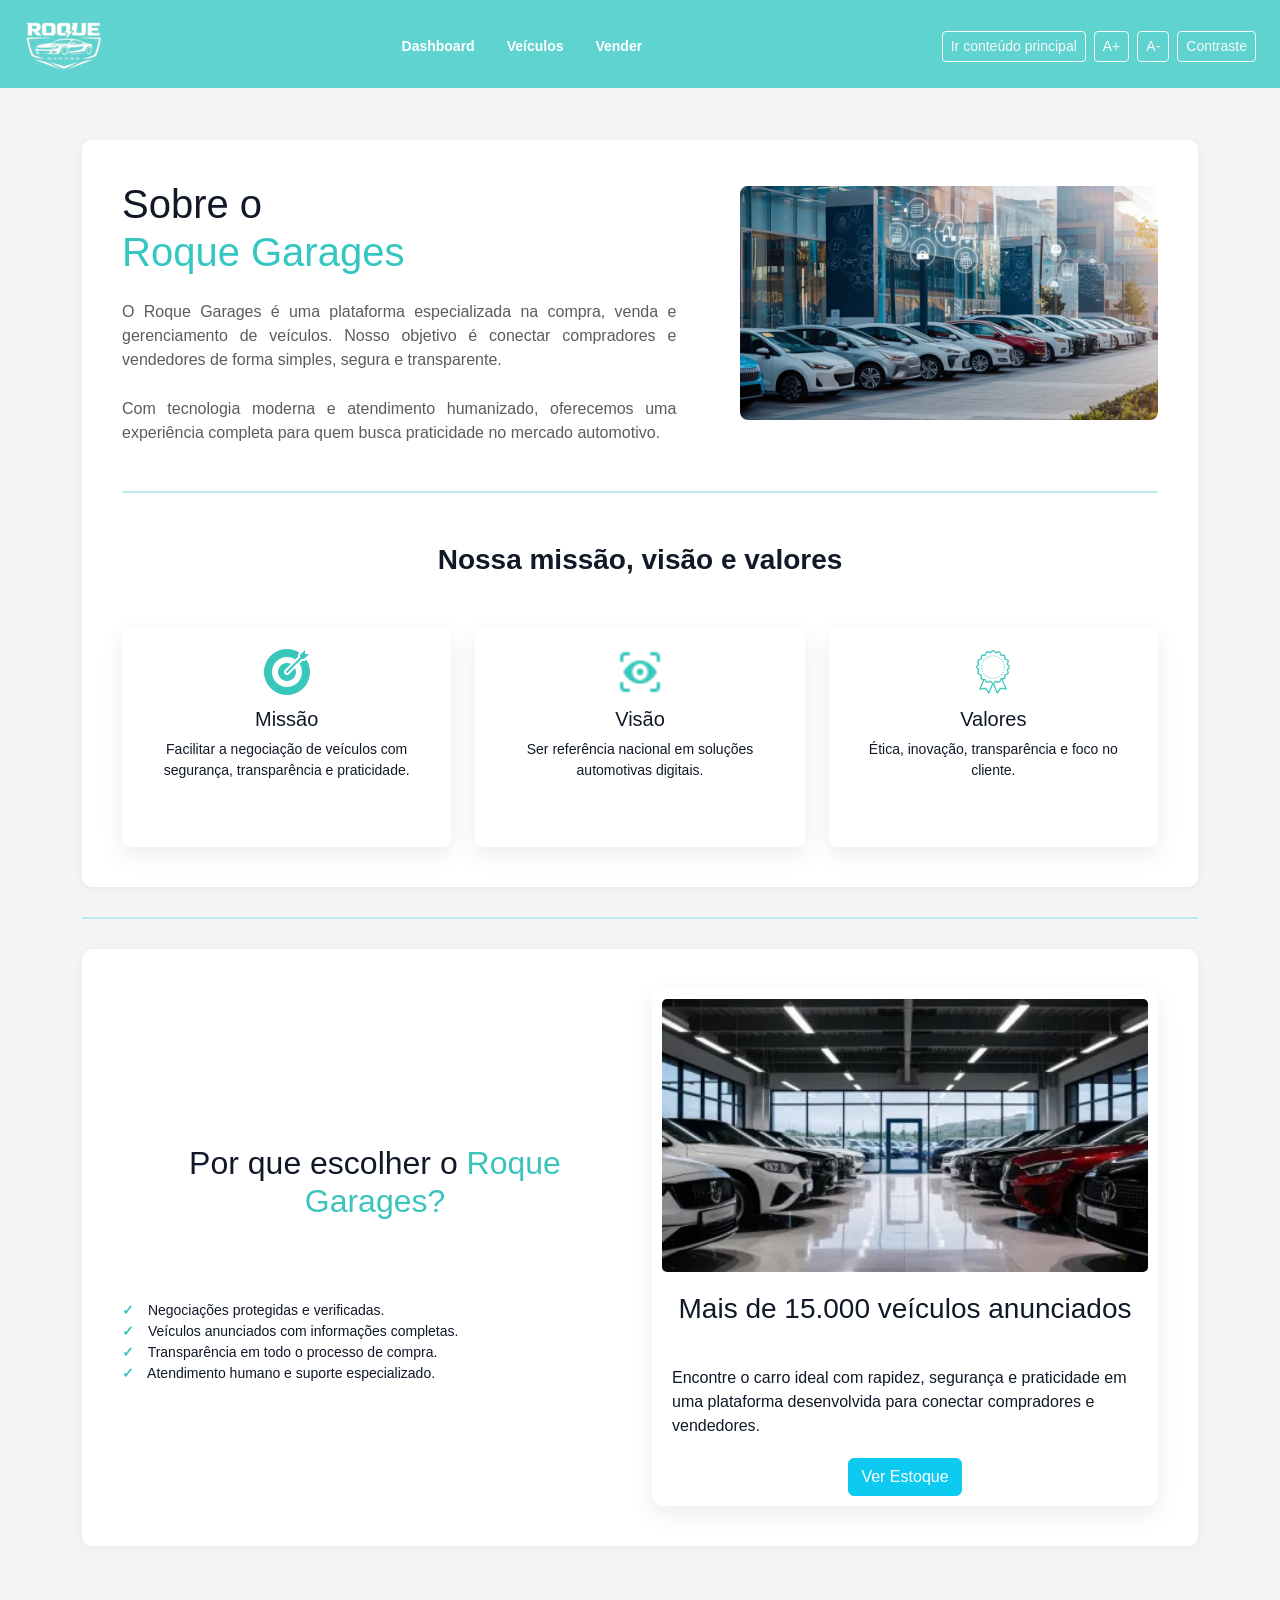
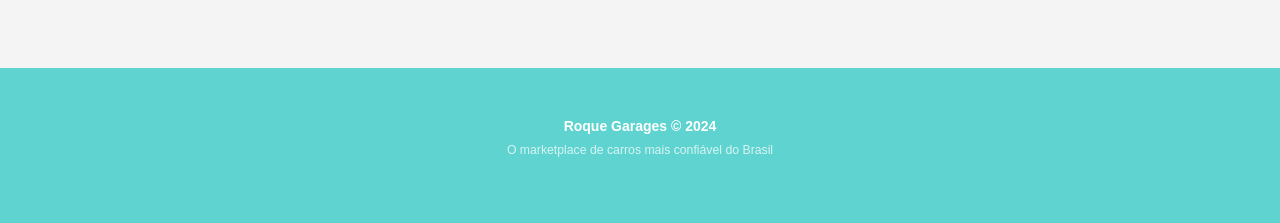
<file: sobre.html>
<!DOCTYPE html>
<html lang="pt-BR">
<head>
    <meta charset="UTF-8">
    <meta name="viewport" content="width=device-width, initial-scale=1.0">
    <title>Roque Garage</title>

    <link href="https://cdn.jsdelivr.net/npm/bootstrap@5.3.3/dist/css/bootstrap.min.css" rel="stylesheet">
    <link rel="stylesheet" href="style.css">
<body>

 <header>
    <nav class="navbar navbar-expand-lg py-3" aria-label="Menu principal">
    <div class="container-fluid px-4 align-items-center">

      <!-- LOGO -->
      <a class="navbar-brand me-0" href="#">
        <img src="./img/logo.png" alt="Logo Roque Garages" class="img-fluid logo-navbar">
      </a>

      <!-- BOTÃO MOBILE -->
      <button class="navbar-toggler border-0 shadow-none d-lg-none" type="button"
              data-bs-toggle="offcanvas"
              data-bs-target="#menuMobile"
              aria-controls="menuMobile">
        <span class="navbar-toggler-icon"></span>
      </button>

      <!-- MENU DESKTOP -->
<!-- MENU DESKTOP -->
<div class="d-none d-lg-flex flex-grow-1 justify-content-center">

    <ul class="navbar-nav gap-3">

        <li class="nav-item">
            <a class="nav-link fw-semibold text-white" href="index.html">
                Dashboard
            </a>
        </li>

        <li class="nav-item">
            <a class="nav-link fw-semibold text-white" href="marketplace.html">
                Veículos
            </a>
        </li>


        <li class="nav-item">
            <a class="nav-link fw-semibold text-white" href="cadastro.html">
                Vender
            </a>
        </li>

    

</div>

<!-- ACESSIBILIDADE -->
<div class="d-none d-lg-flex align-items-center gap-2">

    <a
        href="#main-content"
        class="btn btn-outline-light btn-sm"
        aria-label="Ir para o conteúdo principal"
    >
        Ir conteúdo principal
    </a>

    <button
        id="aumentarFonte"
        class="btn btn-outline-light btn-sm"
        type="button"
        aria-label="Aumentar tamanho da fonte"
    >
        A+
    </button>

    <button
        id="diminuirFonte"
        class="btn btn-outline-light btn-sm"
        type="button"
        aria-label="Diminuir tamanho da fonte"
    >
        A-
    </button>

    <button
        id="contrasteNavbar"
        class="btn btn-outline-light btn-sm"
        type="button"
        aria-label="Ativar alto contraste"
        aria-pressed="false"
    >
        Contraste
    </button>

</div>


</nav>


<div class="container py-5">

    <section class="section-box">

        <div class="row align-items-center">

            <div class="col-lg-7">
                <h1 class="title-main">
                    Sobre o <br>
                    <span>Roque Garages</span>
                </h1>

                <p class="mt-4 text-muted">
                    O Roque Garages é uma plataforma especializada na compra,
                    venda e gerenciamento de veículos. Nosso objetivo é
                    conectar compradores e vendedores de forma simples,
                    segura e transparente.
                </p>

                <p class="text-muted">
                    Com tecnologia moderna e atendimento humanizado,
                    oferecemos uma experiência completa para quem busca
                    praticidade no mercado automotivo.
                </p>
            </div>

            <div class="col-lg-5">
                <img class="img-placeholder" src="/img/agencia.jpg" alt="imagem agência"></div>

        </div>

        <div class="divider"></div>

        <h3 class="section-title">
            Nossa missão, visão e valores
        </h3>

        <div class="row g-4">

            <div class="col-md-4">
                <div class="card-info">
                    <img class="icon-circle"  src="icons/icons8-missão-50.png" alt="ícone missão">
                    <h5>Missão</h5>
                    <p>
                        Facilitar a negociação de veículos com segurança,
                        transparência e praticidade.
                    </p>
                </div>
            </div>

            <div class="col-md-4">
                <div class="card-info">
                    <img src="icons/icons8-visão-30.png" alt="ícone visão"  class="icon-circle">
                    <h5>Visão</h5>
                    <p>
                        Ser referência nacional em soluções automotivas digitais.
                    </p>
                </div>
            </div>

            <div class="col-md-4">
                <div class="card-info">
                    <img src="icons/icons8-garantia-80.png" alt="ícone valores" class="icon-circle">
                    <h5>Valores</h5>
                    <p>
                        Ética, inovação, transparência e foco no cliente.
                    </p>
                </div>
            </div>

        </div>

    </section>
      <div class="divider"></div>
    <section class="section-box">

 <div class="row align-items-center">

    <!-- LISTA -->
    <div class="col-lg-6">

        <h2 class="title-list">Por que escolher o <span class="text-destaque">Roque Garages?</span></h2>

        <ul class="lista-vantagens">
            <li> Negociações protegidas e verificadas.</li>
            <li> Veículos anunciados com informações completas.</li>
            <li> Transparência em todo o processo de compra.</li>
            <li> Atendimento humano e suporte especializado.</li>
        </ul>

    </div>

    <!-- CARD -->
    <div class="col-lg-6">

        <div class="card-destaque">

            <img src="img/agenciasdeautos.com.jpg" alt="Agência">

            <div class="conteudo-card">

                <h3>Mais de 15.000 veículos anunciados</h3>

                <p>
                    Encontre o carro ideal com rapidez, segurança e
                    praticidade em uma plataforma desenvolvida para
                    conectar compradores e vendedores.
                </p>

                <div class="text-center">
        <a href="./marketplace.html" class="btn btn-info text-white">
        Ver Estoque
    </a>
</div>
            </div>

        </div>

    </div>

</div>
</section>
</div>

<!-- ========== FOOTER ========== -->
<footer class="marketplace-footer text-center">
  <div class="container">
    <p class="mb-1 fw-semibold">Roque Garages &copy; 2024</p>
    <p class="mb-3 small opacity-75">O marketplace de carros mais confiável do Brasil</p>
    <div class="d-flex justify-content-center gap-3">
      <i class="bi bi-instagram"></i>
      <i class="bi bi-facebook"></i>
      <i class="bi bi-whatsapp"></i>
    </div>
  </div>
</footer>

<script src="https://cdn.jsdelivr.net/npm/bootstrap@5.3.3/dist/js/bootstrap.bundle.min.js"></script>
<script src="./javascript/acessibilidade.js"></script>
</body>
</html>
</file>
<file: style.css>
/* ADMIN */ 

:root {
  --primary: #5fd3cf;
  --bg: #f8f9fa;
  --bg-alt: #f3f4f6;
  --white: #fff;

  --border: #dee2e6;

  --text: #111827;
  --text-muted: #6c757d;
  --text-light: #9ca3af;

  --success: #22c55e;

  --radius: 18px;
  --radius-sm: 14px;

  --shadow: 0 2px 8px rgba(0,0,0,.04);

  --header-h: 88px;
  --sidebar-w: 240px;

  --transition: .2s ease;
}

*,
*::before,
*::after {
  box-sizing: border-box;
}

body {
  margin: 0;
  font: 14px/1.4 sans-serif;
  background: var(--bg);
  color: var(--text);
}

header {
  position: sticky;
  top: 0;
  z-index: 1040;

  height: var(--header-h);
  background: var(--primary);
}

.logo-navbar {
  max-width: 110px;
}

.nav-link:hover {
  opacity: .8;
}

.offcanvas {
  max-width: 280px;
}

.navbar-toggler:focus,
.btn-close:focus {
  box-shadow: none;
}


.sidebar-admin {
  position: fixed;
  inset: var(--header-h) auto 0 0;

  z-index: 2000;

  width: var(--sidebar-w);

  padding: 20px 16px;

  display: flex;
  flex-direction: column;
  overflow-y: auto;

  background: var(--bg);
  border-right: 1px solid var(--border);

  transform: translateX(-100%);
  transition: transform .3s ease;
}

.sidebar-admin.ativa {
  transform: translateX(0);
}

.sidebar-menu {
  display: flex;
  flex-direction: column;
  gap: 8px;
}

.menu-item,
.user-box,
.card-icon,
.user-avatar,
.legend-item,
.chart-legend,
.activity-item {
  display: flex;
  align-items: center;
}

.menu-item {
  gap: 14px;

  width: 100%;
  height:auto;

  padding: 0 16px;
  border-radius: var(--radius-sm);

  color: var(--text-muted);
  text-decoration: none;

  transition: var(--transition);
}

.menu-item:hover {
  background: var(--primary);
  color: var(--white);
}

.menu-item i {
  font-size: 1.1rem;
}

.menu-item span {
  font-weight: 500;
}


.user-box {
  gap: 12px;

  margin-top: auto;
  padding: 16px;
  border-radius: var(--radius);

  background: var(--primary);
  color: var(--white);
}

.user-avatar,
.card-icon {
  flex-shrink: 0;
  justify-content: center;

  background: var(--white);
}

.user-avatar {
  width: 44px;
  height: 44px;
  border-radius: 50%;

  color: var(--primary);
}

.user-info strong {
  display: block;
  font-size: 13px;
}

.user-info small {
  font-size: 11px;
}


main,
.admin-content {
  min-height: calc(100vh - var(--header-h));

  margin-left: 0;
  padding: 24px;

  background: var(--bg-alt);
}

.dashboard-card {
  display: flex;
  justify-content: space-between;
  align-items: center;

  height: 100%;

  padding: 20px;
  border-radius: var(--radius);

  background: var(--white);
  box-shadow: var(--shadow);
}

.card-label {
  margin-bottom: 6px;
  font-size: 13px;
  color: var(--text-light);
}

.card-value {
  margin-bottom: 6px;
  font-size: 1.4rem;
  font-weight: 700;
}

.card-growth {
  margin: 0;
  font-size: 12px;
  color: var(--success);
}

.card-icon {
  width: 56px;
  height: 56px;

  border-radius: 16px;

  background: var(--primary);
}

.card-icon i {
  font-size: 1.5rem;
  color: var(--white);
}

.activity-item {
  gap: 12px;

  padding: 12px;
  border-radius: var(--radius-sm);

  transition:
    background-color var(--transition),
    transform var(--transition);
}

.activity-icon {
  flex-shrink: 0;
  color: var(--text-light);
  transition: color var(--transition);
}

.chart-legend {
  gap: 24px;
  flex-wrap: wrap;
}

.legend-item {
  gap: 8px;
}

.sidebar-fab {
  position: fixed;
  right: 1.5rem;
  bottom: 1.5rem;
  z-index: 1040;

  display: flex;
  justify-content: center;
  align-items: center;

  width: 52px;
  height: 52px;

  border-radius: 50%;

  font-size: 1.25rem;

  box-shadow: 0 4px 16px rgba(0,0,0,.25);
}


@media (max-width: 991.98px) {
  main,
  .admin-content {
    margin-left: 0;
  }
}



/* PÁGINA DE CLIENTE */ 

.pagina-admin .cliente-dashboard .card,
.pagina-admin .cliente-dashboard .table,
.pagina-admin .cliente-dashboard .form-control,
.pagina-admin .cliente-dashboard .form-select,
.pagina-admin .cliente-dashboard .input-group-text {
  border-color: var(--border);
}

.pagina-admin .cliente-dashboard .card {
  border-radius: var(--radius);
  background: var(--white);
  box-shadow: var(--shadow);
}

.pagina-admin .cliente-dashboard .cliente-title {
  color: var(--text);
}

.pagina-admin .cliente-dashboard .cliente-subtitle {
  color: var(--text-muted);
}

.pagina-admin .cliente-dashboard .btn-success {
  border-color: var(--primary);
  background: var(--primary);
  color: var(--white);
}

.pagina-admin .cliente-dashboard .btn-success:hover {
  border-color: var(--primary);
  background: #49c3bf;
}

.pagina-admin .cliente-dashboard .btn-outline-success {
  border-color: var(--primary);
  color: var(--primary);
}

.pagina-admin .cliente-dashboard .btn-outline-success:hover {
  background: var(--primary);
  color: var(--white);
}

.pagina-admin .cliente-dashboard .cliente-stat-icon {
  display: flex;
  justify-content: center;
  align-items: center;

  width: 60px;
  height: 60px;

  border-radius: 16px;

  background: rgba(95, 211, 207, .18);
}

.pagina-admin .cliente-dashboard .cliente-stat-icon i {
  color: var(--primary);
}

.pagina-admin .cliente-dashboard .cliente-stat-label {
  color: var(--text-light);
  font-size: 13px;
}

.pagina-admin .cliente-dashboard .cliente-stat-value {
  color: var(--text);
}

.pagina-admin .cliente-dashboard .cliente-stat-growth {
  color: var(--success);
  font-size: 12px;
}


.pagina-admin .cliente-dashboard .input-group-text {
  background: var(--primary);
  color: var(--white);
}

.pagina-admin .cliente-dashboard .form-control,
.pagina-admin .cliente-dashboard .form-select {
  background: var(--white);
  color: var(--text);
}

.pagina-admin .cliente-dashboard .form-control:focus,
.pagina-admin .cliente-dashboard .form-select:focus {
  border-color: var(--primary);
  box-shadow: 0 0 0 .2rem rgba(95, 211, 207, .18);
}

.pagina-admin .cliente-dashboard .table {
  margin-bottom: 0;
}

.pagina-admin .cliente-dashboard .table thead th {
  border-bottom-color: var(--border);

  font-size: 12px;
  font-weight: 600;

  color: var(--text-light);
}

.pagina-admin .cliente-dashboard .table tbody td {
  border-color: var(--border);
  color: var(--text-muted);
}

.pagina-admin .cliente-dashboard .cliente-car-title {
  color: var(--text);
}

.pagina-admin .cliente-dashboard .cliente-car-subtitle {
  color: var(--text-light);
  font-size: 12px;
}


.pagina-admin .cliente-dashboard .status-active {
  color: var(--success);
}

.pagina-admin .cliente-dashboard .status-paused {
  color: var(--text-light);
}


.pagina-admin .cliente-dashboard .cliente-sidebar-title {
  color: var(--text);
}

.pagina-admin .cliente-dashboard .cliente-sidebar-text {
  color: var(--text-muted);
}

.pagina-admin .cliente-dashboard .progress {
  height: 10px;
  background: var(--bg-alt);
}

.pagina-admin .cliente-dashboard .progress-bar {
  background: var(--primary);
}

.pagina-admin .cliente-dashboard .cliente-shortcuts a {
  color: var(--text-muted);
  transition: var(--transition);
}

.pagina-admin .cliente-dashboard .cliente-shortcuts a:hover {
  color: var(--primary);
}

.pagina-admin .cliente-dashboard .cliente-stat-icon {
  display: flex;
  justify-content: center;
  align-items: center;
  width: 60px;
  height: 60px;
  border-radius: 16px;
  background: rgba(95, 211, 207, .18);
}

.pagina-admin .cliente-dashboard .cliente-stat-icon i {
  color: var(--primary);
}

.pagina-admin .cliente-dashboard .cliente-progress-bar {
  width: 53%;
  background-color: var(--primary);
}

.pagina-admin .cliente-dashboard .cliente-car-image {
  width: 70px;
  height: 50px;
}

.search-bar {
  border: 1px solid #e5e7eb;
  background: #fff;
}
.search-bar:focus {
  border-color: #adb5bd;
  box-shadow: none;
}

/* LOGIN */ 

.gradient-custom {
background: #5fd3cf; } 

.login-bg { background: #5fd3cf; }

:root {
    --verde-agua: #40E0D0;
}
.btn-verde-agua {
    background-color: var(--verde-agua);
    border-color: var(--verde-agua);
    color: #fff;
}

.btn-verde-agua:hover {
    background-color: #2fc9bb;
    border-color: #2fc9bb;
}

/* INDEX (MARKETPLACE)  */
 
h2{
  text-align: center;
 }
p{
  text-align: center;
}

.marketplace-page {
    background: #f8f9fa;
}

.hero-box {
    background: #d0d2d3c0;   /* cinza claro igual ao form-section */
    padding: 3rem;
    border-radius: 20px;
}

.hero-benefits {
    display: flex;
    justify-content: center;
    gap: 2rem;
    flex-wrap: wrap;
    font-size: 0.8rem;
    color: #4b5563;        /* texto cinza escuro */
}

.hero-benefits i {
    color: #4b5563;        /* ícones cinza escuro */
    font-size: 1rem;
}

.marketplace-filter {
    border-radius: 20px;
}

.car-card {
    border: 1.5px solid #dee2e6;   /* borda cinza igual ao preview-card */
    border-radius: 18px;
    box-shadow: var(--shadow);
    transition: .3s;
    overflow: hidden;
}

.car-card:hover {
    transform: translateY(-4px);
    border-color: #b0b8c1;         /* borda cinza mais escura no hover */
    box-shadow: 0 6px 18px rgba(0,0,0,.10);
}

.car-card img {
    height: 180px;
    object-fit: cover;
    border-bottom: 1.5px solid #dee2e6;  /* separa foto do corpo */
}

.marketplace-footer {
    background: var(--primary);
    color: white;
    padding: 3rem 0;
    margin-top: 4rem;
}

.marketplace-footer i {
    font-size: 1.3rem;
    cursor: pointer;
}

.marketplace-footer i:hover {
    opacity: .8;
}

css.car__sidebar {
  position: sticky;
  top: 0;               /* cola no topo ao rolar */
  align-self: flex-start;
  max-height: 100vh;
  overflow-y: auto;
}


/* ── reset ── */
*, *::before, *::after { box-sizing: border-box; }
body { margin: 0; font: 14px/1.5 'Segoe UI', sans-serif; background: var(--bg-alt); color: var(--text); }

/* ── HEADER ADMIN ── */
.admin-header {
  position: sticky; top: 0; z-index: 1040;
  height: var(--header-h);
  background: var(--white);
  border-bottom: 1px solid var(--border);
  display: flex; align-items: center;
  padding: 0 24px;
  gap: 32px;
}

.admin-logo { height: 38px; }

.admin-nav { display: flex; gap: 8px; flex: 1; justify-content: center; }
.admin-nav a {
  padding: 6px 14px;
  border-radius: 8px;
  font-size: 13px;
  font-weight: 500;
  color: var(--text-muted);
  text-decoration: none;
  transition: var(--transition);
}
.admin-nav a:hover,
.admin-nav a.active { background: var(--primary); color: var(--white); }

/* ── USER CHIP ── */
.user-chip {
  display: flex; align-items: center; gap: 10px;
  padding: 6px 12px;
  border-radius: 12px;
  background: var(--bg-alt);
  cursor: pointer;
}
.user-chip-sm{
    display:flex;
    align-items:center;
    gap:.5rem;

    padding:.35rem .75rem;

    border:1px solid rgba(255,255,255,.25);
    border-radius:999px;

    color:#fff;
    cursor:pointer;

    font-size:.85rem;
    line-height:1;
}

.user-chip-sm span{
    white-space:nowrap;
}

.user-chip-sm .bi-person-fill{
    font-size:.9rem;
}

/* ── BREADCRUMB ── */
.page-breadcrumb {
  display: flex; align-items: center; gap: 6px;
  font-size: 12px; color: var(--text-muted);
  padding: 14px 0 4px;
}
.page-breadcrumb a { color: var(--text-muted); text-decoration: none; }
.page-breadcrumb a:hover { color: var(--primary); }
.page-breadcrumb i { font-size: 10px; }

/* ── MAIN LAYOUT ── */
.cad-wrapper {
  display: flex;
  gap: 24px;
  align-items: flex-start;
}

/* ── FORM SECTIONS ── */
.form-section {
  background: #d2cfcf;
  border: 1.5px solid #c4bfbf;
  border-radius: var(--radius);
  box-shadow: none;
  padding: 24px;
  margin-bottom: 20px;
}

.form-section-title {
  font-size: 15px;
  font-weight: 600;
  color: #000;
  margin: 0 0 20px;
  padding-bottom: 12px;
  border-bottom: 1px solid #d9d9d9;
}
.form-section:last-of-type {
  background: #fff;
}

.form-label {
  font-size: 12px;
  font-weight: 600;
  color: var(--text-muted);
  margin-bottom: 4px;
  display: block;
}

.form-control,
.form-select {
  border-color: var(--border);
  border-radius: 10px;
  font-size: 13px;
  color: var(--text);
  background: var(--white);
  height: 40px;
}
.form-control:focus,
.form-select:focus {
  border-color: var(--primary);
  box-shadow: 0 0 0 .2rem rgba(95,211,207,.2);
}

/* ── INPUT COM PREFIXO / SUFIXO ── */
.input-prefix { display: flex; align-items: center; }
.input-prefix .prefix-label {
  height: 40px;
  padding: 0 12px;
  background: var(--bg-alt);
  border: 1px solid var(--border);
  border-right: none;
  border-radius: 10px 0 0 10px;
  display: flex; align-items: center;
  font-size: 13px;
  color: var(--text-muted);
  white-space: nowrap;
}
.input-prefix .form-control { border-radius: 0 10px 10px 0; }

.input-suffix { display: flex; align-items: center; }
.input-suffix .form-control { border-radius: 10px 0 0 10px; }
.input-suffix .suffix-label {
  height: 40px;
  padding: 0 12px;
  background: var(--bg-alt);
  border: 1px solid var(--border);
  border-left: none;
  border-radius: 0 10px 10px 0;
  display: flex; align-items: center;
  font-size: 13px; color: var(--text-muted);
}

textarea.form-control { height: auto; border-radius: 10px; resize: vertical; }

/* ── CONTADOR DE CARACTERES ── */
.char-counter { font-size: 11px; color: var(--text-light); text-align: right; margin-top: 4px; }

/* ── DESTAQUES checkboxes ── */
.destaque-check { display: flex; flex-direction: column; gap: 10px; }
.destaque-check .form-check { display: flex; align-items: center; gap: 8px; margin: 0; }
.destaque-check .form-check-input {
  width: 16px; height: 16px;
  border-color: var(--border);
  border-radius: 4px;
  margin: 0;
  cursor: pointer;
}
.destaque-check .form-check-input:checked {
  background-color: var(--primary);
  border-color: var(--primary);
}
.destaque-check .form-check-label { font-size: 13px; color: var(--text); cursor: pointer; }

/* ── FOTOS ── */
.foto-upload-btn {
  width: 110px; height: 110px;
  border: 3px dashed var(--primary);
  border-radius: 12px;
  background: rgba(186, 192, 191, 0.06);
  display: flex; flex-direction: column;
  align-items: center; justify-content: center;
  gap: 6px;
  cursor: pointer;
  color: var(--primary);
  font-size: 10px; font-weight: 600;
  text-align: center;
  transition: var(--transition);
  flex-shrink: 0;
}
.foto-upload-btn:hover { background: rgba(95,211,207,.14); }
.foto-upload-btn i {
  font-size: 24px;
  display: block;
}
.foto-upload-btn .hint {
  font-size: 8px; color: var(--text-muted);
  font-weight: 400; line-height: 1.3; margin-top: 2px;
}

.foto-thumb {
  width: 90px; height: 90px;
  border-radius: 10px;
  object-fit: cover;
  border: 1px solid var(--border);
  position: relative;
  flex-shrink: 0;
}

.foto-thumb-wrap { position: relative; display: inline-block; }
.foto-thumb-wrap .badge-principal {
  position: absolute; bottom: 4px; left: 50%; transform: translateX(-50%);
  background: var(--primary); color: var(--white);
  font-size: 9px; font-weight: 700;
  padding: 2px 6px; border-radius: 6px; white-space: nowrap;
}
.foto-thumb-wrap .btn-remove {
  position: absolute; top: 4px; right: 4px;
  width: 20px; height: 20px;
  background: rgba(0,0,0,.55); border: none;
  border-radius: 50%; color: #fff;
  font-size: 10px; line-height: 1; cursor: pointer;
  display: flex; align-items: center; justify-content: center;
}

.fotos-row { display: flex; gap: 10px; flex-wrap: wrap; align-items: flex-start; }

/* ── AÇÕES DO FORM ── */
.form-actions {
  display: flex; align-items: center; gap: 12px;
  padding: 20px 24px;
  background: var(--white);
  border-radius: var(--radius);
  box-shadow: var(--shadow);
  margin-bottom: 32px;
}

.btn-rascunho {
  background: #dff7f6;
  border: 2px solid #9ca5a5;
  color: #6b7280;
  border-radius: 14px;
  padding: 9px 20px;
  font-size: 13px;
  font-weight: 600;
}

.btn-rascunho:hover {
  background: #cdeeed;
  border-color: #9ed9d5;
  color: #4b5563;
}

.btn-publicar {
  background: var(--primary);    /* tiffany igual nav/footer */
  border: 2px solid var(--primary);
  color: var(--white);
  border-radius: 10px;
  padding: 9px 24px;
  font-size: 13px;
  font-weight: 700;
  cursor: pointer;
  transition: var(--transition);
}

.btn-publicar:hover {
  background: var(--primary);
  border: 2.5px solid #9f9999;
  color: #fff;
}

.secure-note {
  display: flex; align-items: center; gap: 6px;
  font-size: 12px; color: var(--text-muted);
  margin-left: auto;
}

/* ── PREVIEW SIDEBAR ── */
.preview-sidebar {
  width: 300px;
  flex-shrink: 0;
  position: sticky;
  top: calc(var(--header-h) + 16px);
}

.preview-card {
  background: var(--white);
  border: 1.5px solid #c4bfbf;
  border-radius: var(--radius);
  box-shadow: none;
  overflow: hidden;
  margin-bottom: 16px;
}

.preview-header {
  display: flex; align-items: center; justify-content: space-between;
  padding: 14px 16px;
  border-bottom: 1px solid var(--bg-alt);
}
.preview-header span { font-size: 13px; font-weight: 600; color: var(--text); }

.badge-rascunho {
  background: #fef3c7; color: #b45309;
  font-size: 11px; font-weight: 700;
  padding: 3px 10px; border-radius: 8px;
}

.preview-img-wrap { position: relative; }
.preview-img {
  width: 100%; height: 170px;
  object-fit: cover; display: block;
  background: var(--bg-alt);
}
.preview-img-placeholder {
  width: 100%; height: 170px;
  background: var(--bg-alt);
  display: flex; align-items: center; justify-content: center;
  color: var(--text-light); font-size: 13px;
  flex-direction: column; gap: 6px;
}
.preview-img-placeholder i { font-size: 2rem; }

.btn-fav {
  position: absolute; top: 10px; right: 10px;
  width: 32px; height: 32px;
  background: var(--white);
  border: none; border-radius: 50%;
  display: flex; align-items: center; justify-content: center;
  box-shadow: 0 1px 4px rgba(0,0,0,.15);
  cursor: pointer; color: var(--text-muted); font-size: 14px;
}

/* coração favorito */
.btn-fav.active {
  color: #dc2626;
}
.btn-fav.active i {
  color: #dc2626;
}

.preview-body { padding: 14px 16px; }
.preview-title { font-size: 15px; font-weight: 700; color: var(--text); margin: 0 0 2px; }
.preview-sub { font-size: 12px; color: var(--text-muted); margin: 0 0 10px; }
.preview-price { font-size: 1.3rem; font-weight: 700; color: var(--text); margin: 0 0 12px; }
.preview-tags { display: flex; gap: 6px; flex-wrap: wrap; margin-bottom: 10px; }

.tag { font-size: 11px; font-weight: 600; padding: 3px 10px; border-radius: 8px; }
.tag-green { background: #dcfce7; color: #15803d; }
.tag-blue  { background: #dbeafe; color: #1d4ed8; }
.tag-teal  { background: rgba(95,211,207,.18); color: #0f766e; }

.preview-location { display: flex; align-items: center; gap: 5px; font-size: 12px; color: var(--text-muted); }

/* sobre o veículo placeholder */
.sobre-placeholder { margin-top: 14px; border-top: 1px solid var(--bg-alt); padding-top: 14px; }
.sobre-placeholder .line {
  height: 8px; border-radius: 4px;
  background: #c4cdd6; 
  margin-bottom: 8px;
}

/* ── CONTATO AGÊNCIA ── */
.contato-card {
  background: #e7f8f7;
  border: 1.5px solid #c5c2c2;
  border-radius: var(--radius);
  box-shadow: none;
  padding: 16px;
}
.contato-title { font-size: 13px; font-weight: 600; color: var(--text); margin: 0 0 14px; text-align: center; }

.agencia-row { display: flex; align-items: center; gap: 10px; margin-bottom: 16px; }
.agencia-avatar {
  width: 44px; height: 44px;
  border-radius: 50%;
  background: var(--primary);
  color: var(--white); font-weight: 700;
  display: flex; align-items: center; justify-content: center;
  font-size: 14px; flex-shrink: 0;
}
.agencia-info strong { display: block; font-size: 13px; color: var(--text); }
.agencia-info small { font-size: 11px; color: var(--text-muted); }

.contato-item {
  display: flex; align-items: flex-start; gap: 12px;
  padding: 10px 0;
  border-top: 1px solid var(--bg-alt);
}
.contato-icon {
  width: 36px; height: 36px;
  border-radius: 10px;
 background: rgba(95, 211, 207, 0.25);
  display: flex; align-items: center; justify-content: center;
  color: var(--primary); font-size: 1rem;
  flex-shrink: 0;
}
.contato-text strong { display: block; font-size: 13px; color: var(--text); }
.contato-text small { font-size: 11px; color: var(--text-muted); }

/* ── FOOTER ── */
.admin-footer {
  background: var(--primary);
  color: var(--white);
  padding: 28px 0;
  margin-top: 8px;
}
.admin-footer .logo-footer { height: 56px; filter: brightness(0) invert(1); }  /* logo maior */
.admin-footer p { margin: 0; font-size: 12px; opacity: .8; text-align: center; }  /* centralizado */
.footer-social { display: flex; gap: 14px; font-size: 1.2rem; }
.footer-social a { color: var(--white); opacity: .8; transition: var(--transition); }
.footer-social a:hover { opacity: 1; }

/* ── BOTÃO VOLTAR ── */
.btn-voltar {
  display: inline-flex; align-items: center; gap: 6px;
  font-size: 13px; font-weight: 600;
  color: var(--text-muted);
  background: var(--white);
  border: 1px solid var(--border);
  border-radius: 10px;
  padding: 7px 14px;
  text-decoration: none;
  transition: var(--transition);
}
.btn-voltar:hover {
  background: var(--primary);     
  border-color: var(--primary);
  color: var(--text-muted);  
}

/* ── RESPONSIVO ── */
@media (max-width: 991px) {
  .cad-wrapper { flex-direction: column; }
  .preview-sidebar { width: 100%; position: static; }
  .admin-nav { display: none; }
}

body {
    background: #f4f4f4;
    font-family: Arial, Helvetica, sans-serif;
}

/* ===== CONTAINER ===== */

.detalhes-veiculo {
    max-width: 1200px;
    margin: 0 auto;
    background: white;
    padding: 30px;
    border-radius: 12px;
}

/* ===== GALERIA ===== */

.foto-principal {
    width: 100%;
    height: auto;
    border-radius: 10px;
    display: block;
    cursor: pointer;
}

.miniatura {
    width: 100%;
    height: auto;
    object-fit: cover;
    border-radius: 8px;
    display: block;
    cursor: pointer;
    transition: .3s;
}

.miniatura:hover {
    transform: scale(1.05);
}

.miniatura.ativa {
    border: 3px solid #3ac4bc;
}

/* ===== CARD PRINCIPAL ===== */
.subtitulo{
  text-align: left;
  color: rgba(0, 0, 0, 0.507) ;
}
.card-veiculo {
    background: #fff;
    border-radius: 16px;
    padding: 40px;
    box-shadow: 0 8px 25px rgba(0,0,0,.08);
}

.nome-veiculo {
    text-align: center;
    font-size: 30px;
}

.versao {
    text-align: left;
    font-size: 18px;
}

.tag {
    background: #d9f3f1;
    color: #1a6f69;
    font-weight: 600;
    border-radius: 20px;
    padding: 6px 18px;
    font-size: 14px;
}

.preco {
    color: #37c7bb;
    font-size:50px;
    font-weight: 700;
    line-height: 1;
}

.condicao {
    color: #666;
    font-size: 16px;
}

.badge-info {
    background: #37c7bb;
    color: white;
    padding: 6px 16px;
    border-radius: 8px;
    font-size: .9rem;
}

/* ===== INFORMAÇÕES ===== */

.info-veiculo {
    display: flex;
    flex-direction: column;
    justify-content: center;
}

.info-veiculo > * {
    margin-bottom: 18px;
}

.info-box {
    background: #fff;
    border-radius: 16px;
    padding: 30px;
    text-align: center;

    display: flex;
    flex-direction: column;
    align-items: center;
    justify-content: center;

    box-shadow: 0 6px 20px rgba(0,0,0,.12);
}

.icone {
    width: 35px;
    height: 35px;
    display: block;
    margin: 0 auto 15px;
}

.info-box strong {
    display: block;
    font-size: 18px;
    margin-bottom: 8px;
}

.info-box span {
    font-size: 18px;
    font-weight: 700;
    color: #3ac4bc;
}

/* ===== BOTÕES ===== */

.btn-comprar {
    width: 100%;
    border: none;
    background: #3ac4bc;
    color: white;
    padding: 12px;
    border-radius: 8px;
    font-weight: 600;
    transition: .3s;
}

.btn-comprar:hover {
    background: #2db2aa;
}

.btn-vendedor {
    width: 100%;
    background: #f5f5f5;
    border: 1px solid #ddd;
    color: #222;
    padding: 12px;
    border-radius: 8px;
}

/* ===== SEGURO ===== */

.seguro {
    display: flex;
    align-items: center;
    gap: 15px;
    margin: 30px auto 0;
}

.texto-seguro {
    display: flex;
    flex-direction: column;
}

.texto-seguro span {
    margin-top: 4px;
}

/* ===== DETALHES ===== */

.box-detalhes {
    padding: 25px;
    border-radius: 8px;
    margin-bottom: 100px;
    box-shadow: 0 6px 20px rgba(0,0,0,.12);
}

.card-detalhes,
.card-descricao {
    background: #fff;
    padding: 30px;
    border-radius: 16px;
    box-shadow: 0 8px 24px rgba(0,0,0,.08);
    height: 100%;
}

.card-detalhes h2,
.card-descricao h2 {
    margin-bottom: 25px;
    font-size: 32px;
    color: #0c1f3f;
}

.card-descricao h3 {
    margin-top: 25px;
    margin-bottom: 15px;
    font-size: 24px;
}

.card-descricao p {
    color: #444;
    line-height: 1.8;
}

.detalhe-item {
    display: flex;
    justify-content: space-between;
    align-items: center;
    padding: 12px 0;
    border-bottom: 1px solid #ececec;
}

.label {
    color: #666;
}

.valor {
    font-weight: 600;
    color: #0c1f3f;
}

.diferenciais {
    padding: 0;
    margin: 0;
}

.diferenciais li {
    list-style: none;
    margin-bottom: 12px;
}

.diferenciais li::before {
    content: "✓";
    color: #3ac4bc;
    font-weight: bold;
    margin-right: 10px;
}


/* ===== MODAL ===== */

.modal-imagem {
    display: none;
    position: fixed;
    inset: 0;
    z-index: 9999;
    background: rgba(0,0,0,.95);

    justify-content: center;
    align-items: center;
}

.imagem-modal {
    max-width: 90%;
    max-height: 90%;
    border-radius: 10px;
}

.fechar-modal {
    position: absolute;
    top: 20px;
    right: 40px;

    color: white;
    font-size: 45px;
    cursor: pointer;
}

.seta {
    position: absolute;
    top: 50%;
    transform: translateY(-50%);

    border: none;
    background: none;

    color: white;
    font-size: 60px;
    cursor: pointer;
}

.seta-esquerda {
    left: 30px;
}

.seta-direita {
    right: 30px;
}


/* =========================
   SOBRE
========================= */

.section-box {
    background: #fff;
    padding: 40px;
    border-radius: 10px;
    margin-bottom: 10px;
    box-shadow: 0 2px 10px rgba(0,0,0,.05);
}

.sidebar-admin.ativa {
  transform: translateX(0);
}

.title-main span {
    color: #34c7c2;
}

.menu-item,
.user-box,
.card-icon,
.user-avatar,
.legend-item,
.chart-legend,
.activity-item {
  display: flex;
  align-items: center;
}

.text-muted {
    margin-top: 25px;
    margin-right: 40px;
    font-size: 16px;
    text-align: justify;
}

.img-placeholder {
    width: 100%;
    height: auto;
    border-radius: 8px;
    margin-bottom: 35px;
}

.divider {
    height: 2px;
    background: #bfecea;
    margin: 30px 0;
}

.section-title {
    padding: 20px;
    text-align: center;
    margin-bottom: 30px;
    font-weight: bold;
}

.card-info {
    background: #fff;
    border-radius: 8px;
    padding: 20px;
    min-height: 220px;
    text-align: center;
    box-shadow: 0 8px 24px rgba(0,0,0,.08);

    display: flex;
    flex-direction: column;
    align-items: center;
}

.icon-circle {
    width: 50px;
    height: 50px;
    margin-bottom: 10px;
}

.lista-vantagens {
    list-style: none;
    padding: 0;
    margin-top: 50px;
}

.pagina-admin .cliente-dashboard .card {
  border-radius: var(--radius);
  background: var(--white);
  box-shadow: var(--shadow);
}

.lista-vantagens li::before {
    content: "✓";
    color: #3ac4bc;
    font-weight: bold;
    margin-right: 10px;
}

.title-list {
    padding: 30px;
    margin-top: 20px;
}

.card-destaque {
  padding: 10px;
    background: #fff;
    border-radius: 12px;
    overflow: hidden;
    box-shadow: 0 8px 24px rgba(0,0,0,.08);
}

.card-destaque img {
  border-radius: 5px;
    width: 100%;
    height: auto;
    object-fit: cover;
}

.marketplace-footer {
    background: var(--primary);
    color: white;
    padding: 3rem 0;
    margin-top: 4rem;
}

.conteudo-card h3 {
    text-align: center;
    margin-top: 20px;
    margin-bottom: 30px;
}

.conteudo-card p {
    padding: 10px;
    font-size: 16px;
    text-align: left;
    margin-bottom: 10px;
}

footer {
    background: #34c7c2;
    color: #fff;
    padding: 40px 0;
}
.text-destaque{
      color: #3ac4bc;
}
.btn-final {
  padding:5px;
}
/* =========================
   RESPONSIVO
========================= */

@media (max-width: 768px) {

    .title-main {
        font-size: 2rem;
        text-align: center;
    }

    .title-main span {
        display: block;
    }

    .text-muted {
        margin-right: 0;
    }

    .lista-vantagens {
        margin-top: 30px;
    }

    .img-placeholder {
        margin-top: 20px;
    }

}

   /* ── Login page overrides ── */
    body.login-page {
      background: #fff;
      margin: 0;
    }

    /* ── Fundo com imagem translúcida ── */
    .login-hero {
      min-height: calc(100vh - 88px - 120px);
      display: flex;
      align-items: center;
      justify-content: center;
      padding: 3rem 1rem;
      position: relative;
      overflow: hidden;
    }
    .login-hero::before {
      content: '';
      position: absolute;
      inset: 0;
      background: url('[data-uri]') center/cover no-repeat;
      opacity: 3;
      z-index: 1;
    }
    .login-hero::after {
      content: '';
      position: absolute;
      inset: 0;
      background: linear-gradient(135deg, rgba(255,255,255,0.7) 0%, rgba(240,240,240,0.5) 100%);
      z-index: 0;
    }

    /* ── Card container ── */
    .login-card {
      position: relative;
      z-index: 1;
      background: #f3f4f6;
      border: 1.5px solid #c4bfbf;
      border-radius: 20px;
      box-shadow: 0 12px 40px rgba(0,0,0,0.10);
      overflow: hidden;
      width: 100%;
      max-width: 900px;
      display: flex;
    }

    /* ── Coluna esquerda: redes sociais ── */
    .login-social-col {
      flex: 1;
      padding: 3rem 2.5rem;
      border-right: 1.5px solid #d9d9d9;
      display: flex;
      flex-direction: column;
      justify-content: center;
      gap: 1rem;
    }
    .login-social-col h2 {
      font-size: 1.5rem;
      font-weight: 700;
      color: #111;
      margin-bottom: 0.5rem;
      line-height: 1.3;
      text-align: left;
    }
    .login-divider {
      display: flex;
      align-items: center;
      gap: 12px;
      color: #9ca3af;
      font-size: 13px;
      margin: 0.5rem 0;
    }
    .login-divider::before,
    .login-divider::after {
      content: '';
      flex: 1;
      height: 1px;
      background: #d9d9d9;
    }

    /* Botões social */
    .btn-social {
      display: flex;
      align-items: center;
      gap: 12px;
      width: 100%;
      padding: 12px 18px;
      border-radius: 10px;
      font-size: 14px;
      font-weight: 600;
      border: none;
      cursor: pointer;
      transition: opacity .2s, transform .1s;
      text-decoration: none;
    }
    .btn-social:hover {
      opacity: .88;
      transform: translateY(-1px);
    }
    .btn-social:active { transform: translateY(0); }
    .btn-social:focus-visible {
      outline: 3px solid #5fd3cf;
      outline-offset: 2px;
    }

    .btn-facebook {
      background: #1877f2;
      color: #fff;
    }
    .btn-google {
      background: #fff;
      color: #3c4043;
      border: 1.5px solid #dadce0;
    }
    .btn-apple {
      background: #000;
      color: #fff;
    }
    .btn-social svg {
      flex-shrink: 0;
    }

    /* ── Coluna direita: e-mail/senha ── */
    .login-form-col {
      flex: 1;
      padding: 3rem 2.5rem;
      display: flex;
      flex-direction: column;
      justify-content: center;
    }
    .login-form-col h2 {
      font-size: 1.5rem;
      font-weight: 700;
      color: #111;
      margin-bottom: 1.5rem;
      line-height: 1.3;
      text-align: left;
    }

    .login-form-col .form-label {
      font-size: 12px;
      font-weight: 600;
      color: #6b7280;
    }
    .login-form-col .form-control {
      background: #fff;
      border: 1.5px solid #d1d5db;
      border-radius: 10px;
      height: 46px;
      font-size: 14px;
      color: #111;
    }
    .login-form-col .form-control:focus {
      border-color: #5fd3cf;
      box-shadow: 0 0 0 3px rgba(95,211,207,.18);
    }

    .btn-entrar {
      background: #5fd3cf;
      border: none;
      color: #fff;
      font-weight: 700;
      border-radius: 10px;
      padding: 12px;
      font-size: 15px;
      width: 100%;
      cursor: pointer;
      transition: background .2s;
    }
    .btn-entrar:hover { background: #3ac4bc; }
    .btn-entrar:focus-visible {
      outline: 3px solid #111;
      outline-offset: 2px;
    }

    .forgot-link {
      font-size: 13px;
      color: #5fd3cf;
      text-decoration: none;
      display: inline-block;
      margin-bottom: 1.25rem;
    }
    .forgot-link:hover { text-decoration: underline; }

    .login-register {
      margin-top: 1.25rem;
      font-size: 13px;
      color: #6b7280;
      text-align: center;
    }
    .login-register a {
      color: #5fd3cf;
      font-weight: 600;
      text-decoration: none;
    }
    .login-register a:hover { text-decoration: underline; }

    /* password toggle */
    .input-pw-wrap {
      position: relative;
    }
    .input-pw-wrap .toggle-pw {
      position: absolute;
      right: 12px;
      top: 50%;
      transform: translateY(-50%);
      background: none;
      border: none;
      color: #9ca3af;
      cursor: pointer;
      padding: 0;
      font-size: 16px;
      line-height: 1;
    }
    .input-pw-wrap .toggle-pw:focus-visible {
      outline: 2px solid #5fd3cf;
      border-radius: 4px;
    }

    /* Acessibilidade – botões no topo */
    .access-bar {
      background: #f8f9fa;
      border-bottom: 1px solid #e5e7eb;
      padding: 6px 1.5rem;
      display: flex;
      justify-content: flex-end;
      gap: 8px;
    }

    /* Responsivo */
    @media (max-width: 767px) {
      .login-card { flex-direction: column; max-width: 420px; }
      .login-social-col { border-right: none; border-bottom: 1.5px solid #d9d9d9; padding: 2rem 1.5rem; }
      .login-form-col { padding: 2rem 1.5rem; }
    }

    /* MODO CONTRASTE */
/* =========================
   MODO CONTRASTE GLOBAL
========================= */


body.contraste-ativo {
  background-color: #000 !important;
  color: #fff !important;
}

/* Links e textos gerais */
body.contraste-ativo a,
body.contraste-ativo span,
body.contraste-ativo p,
body.contraste-ativo h1,
body.contraste-ativo h2,
body.contraste-ativo h3,
body.contraste-ativo h4,
body.contraste-ativo h5 {
  color: #fff !important;
}

/* =========================
   NAVBAR / HEADER
========================= */
body.contraste-ativo .navbar {
  background-color: #000 !important;
  border-bottom: 1px solid #fff !important;
}

/* =========================
   FOOTER
========================= */
body.contraste-ativo footer {
  background-color: #000 !important;
  border-top: 1px solid #fff !important;
}

/* =========================
   SIDEBAR
========================= */
body.contraste-ativo .sidebar-admin {
  background-color: #000 !important;
  border-right: 1px solid #fff !important;
}

/* itens do menu */
body.contraste-ativo .menu-item {
  color: #fff !important;
}

/* =========================
   USER BOX (Alan Turing)
========================= */
body.contraste-ativo .user-box {
  background-color: #000 !important;
  border-top: 1px solid #fff !important;
}

body.contraste-ativo .user-avatar {
  border: 1px solid #fff !important;
}

/* =========================
   CARDS
========================= */
body.contraste-ativo .card,
body.contraste-ativo .dashboard-card {
  background-color: #000 !important;
  border: 1px solid #fff !important;
  color: #fff !important;
}

/* =========================
   TABELAS
========================= */
body.contraste-ativo .table {
  background-color: #000 !important;
  color: #fff !important;
}

body.contraste-ativo .table thead {
  background-color: #000 !important;
  color: #fff !important;
}

body.contraste-ativo .table td,
body.contraste-ativo .table th {
  border-color: #fff !important;
}

body.contraste-ativo * {
  background-color: transparent !important;
}

body.contraste-ativo {
  background-color: #000 !important;
}

.contraste {
    background:#000 !important;
    color:#fff !important;
}

.contraste .dashboard-card,
.contraste .card,
.contraste .activity-card,
.contraste .chart-card,
.contraste .sidebar-admin,
.contraste .navbar,
.contraste .marketplace-footer,
.contraste .user-box,
.contraste .fig-grafico{
    background:#000 !important;
    color:#fff !important;
    border:1px solid #fff !important;
}


    /* Alto contraste */
    body.contraste-ativo .login-card,
    body.contraste-ativo .login-social-col,
    body.contraste-ativo .login-form-col {
      background: #111 !important;
      border-color: #fff !important;
      color: #fff !important;
    }
    body.contraste-ativo .login-hero::before { opacity: 0.05; }
    body.contraste-ativo .btn-google {
      background: #111 !important;
      color: #fff !important;
      border-color: #fff !important;
    }
    body.contraste-ativo .form-control {
      background: #000 !important;
      color: #fff !important;
      border-color: #fff !important;
    }
    body.contraste-ativo .login-form-col h2,
    body.contraste-ativo .login-social-col h2 {
      color: #fff !important;
    }
    body.contraste-ativo .forgot-link,
    body.contraste-ativo .login-register a {
      color: #ff0 !important;
    }
    body.contraste-ativo .btn-entrar {
      background: #ff0 !important;
      color: #000 !important;
    }

    /* =========================
   MARKETPLACE / BUSCA
========================= */

body.contraste-ativo .hero-box {
  background: #000 !important;
  color: #fff !important;
  border: 1px solid #fff !important;
}

body.contraste-ativo .hero-benefits,
body.contraste-ativo .hero-benefits span,
body.contraste-ativo .hero-benefits i {
  color: #fff !important;
}

/* =========================
   FILTROS
========================= */

body.contraste-ativo aside .card {
  background: #000 !important;
  color: #fff !important;
  border: 1px solid #fff !important;
}

body.contraste-ativo .form-select,
body.contraste-ativo .form-control {
  background: #000 !important;
  color: #fff !important;
  border-color: #fff !important;
}

body.contraste-ativo .form-select option {
  background: #000 !important;
  color: #fff !important;
}

body.contraste-ativo .form-label,
body.contraste-ativo .text-muted {
  color: #fff !important;
}

/* =========================
   CARDS DE VEÍCULOS
========================= */

body.contraste-ativo .car-card {
  background: #000 !important;
  color: #fff !important;
  border: 1px solid #fff !important;
}

body.contraste-ativo .car-card .card-body,
body.contraste-ativo .car-card .card-footer {
  background: #000 !important;
  color: #fff !important;
}

body.contraste-ativo .car-card h3,
body.contraste-ativo .car-card h4,
body.contraste-ativo .car-card small {
  color: #fff !important;
}

body.contraste-ativo .card-footer.bg-white {
  background: #000 !important;
}

/* =========================
   BOTÕES
========================= */

body.contraste-ativo .btn-success,
body.contraste-ativo .btn-outline-success {
  background: #000 !important;
  color: #fff !important;
  border: 1px solid #fff !important;
}

body.contraste-ativo .btn-success:hover,
body.contraste-ativo .btn-outline-success:hover {
  background: #fff !important;
  color: #000 !important;
}

/* =========================
   ÁREA LOJISTA
========================= */

body.contraste-ativo a[href="./cliente.html"] {
  color: #fff !important;
}

/* =========================
   ÍCONES
========================= */

body.contraste-ativo .bi {
  color: #fff !important;
}
</file>
